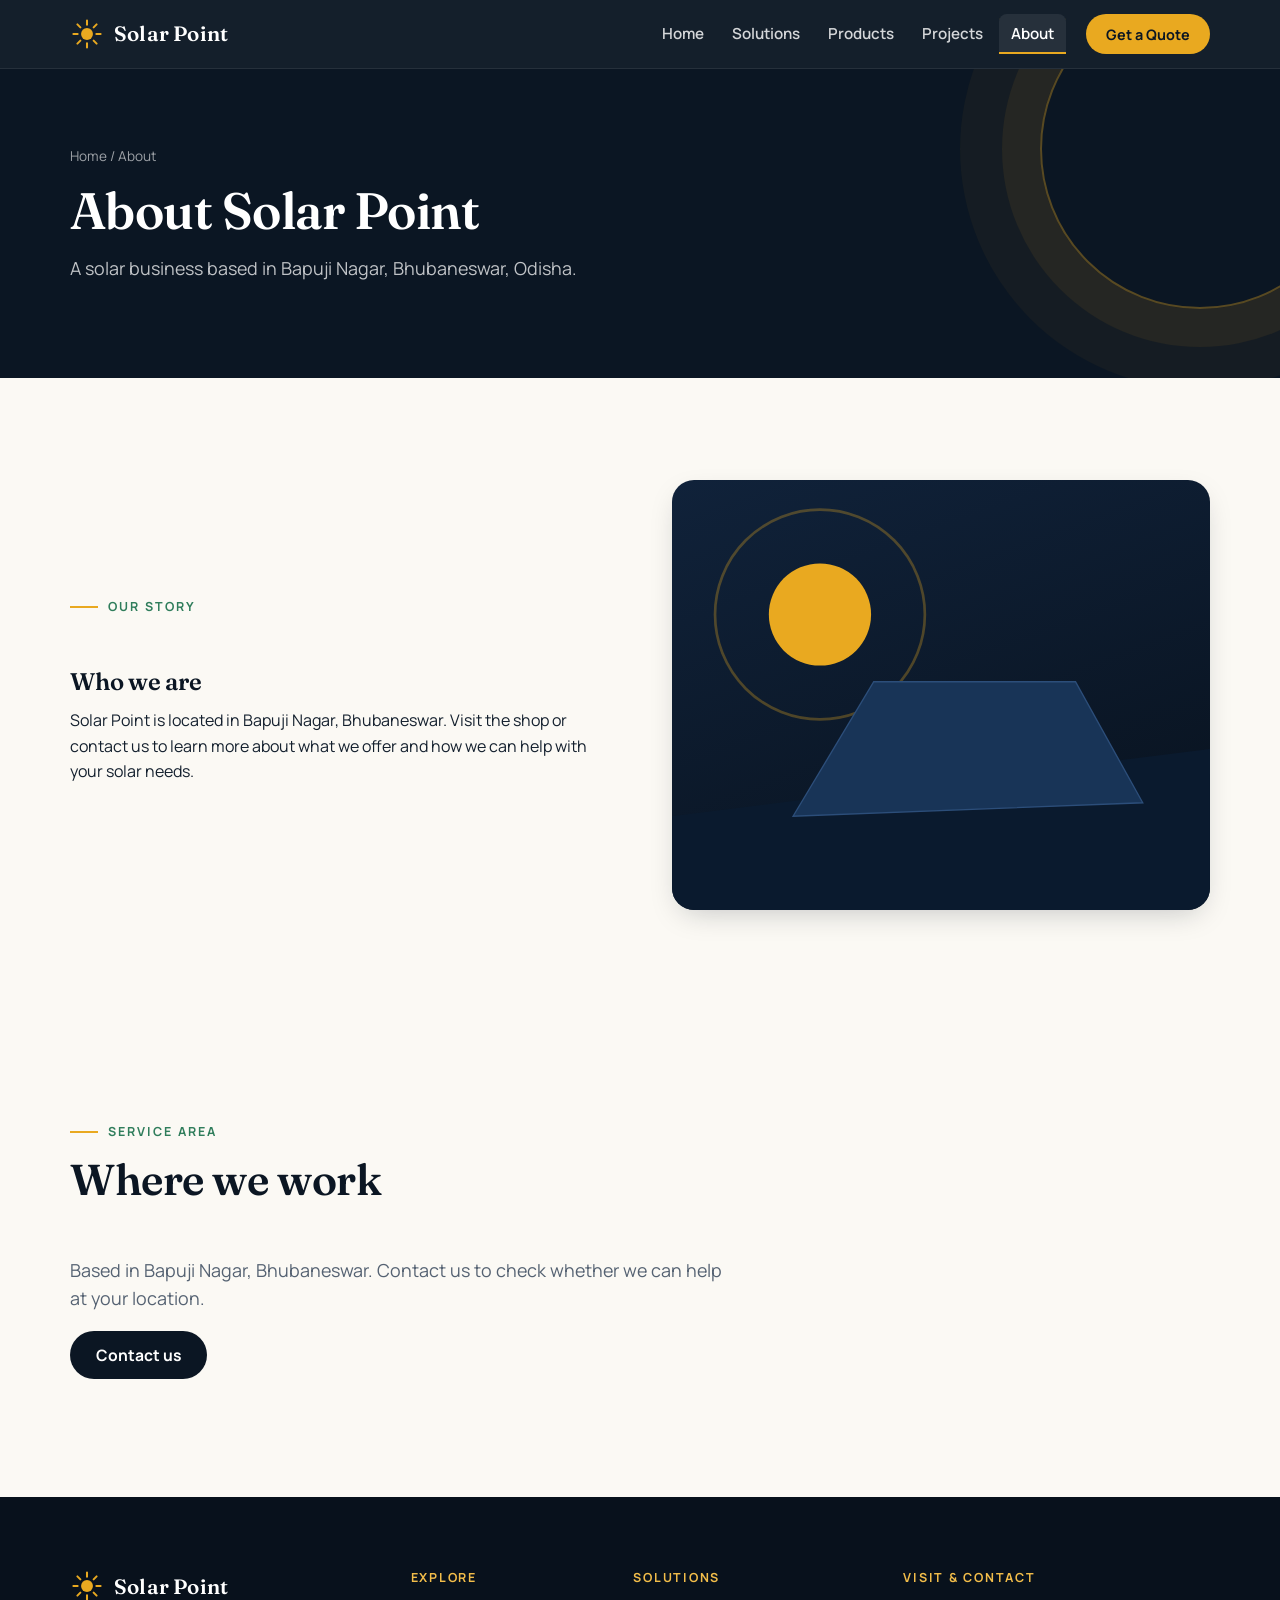
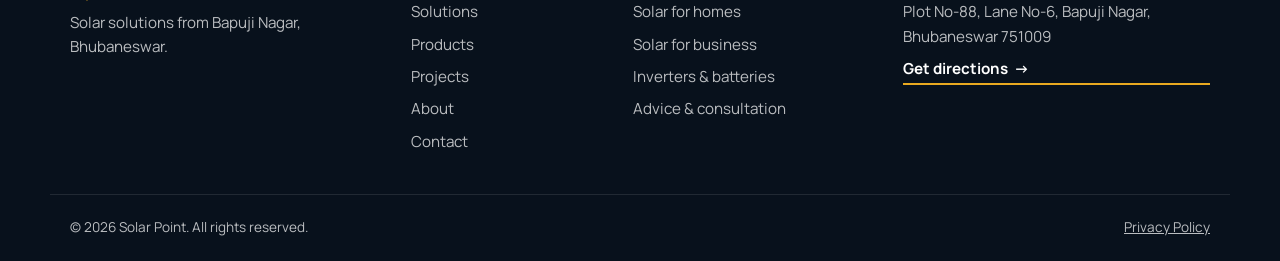
<file: about/index.html>
<!doctype html>
<html lang="en-IN">
<head>
<meta charset="utf-8">
<meta name="viewport" content="width=device-width,initial-scale=1">
<title>About Solar Point | Bapuji Nagar, Bhubaneswar</title>
<meta name="description" content="About Solar Point, a solar business in Bapuji Nagar, Bhubaneswar, Odisha.">
<link rel="canonical" href="https://solarpoint.pages.dev/about/">
<meta property="og:type" content="website">
<meta property="og:site_name" content="Solar Point">
<meta property="og:title" content="About Solar Point | Bapuji Nagar, Bhubaneswar">
<meta property="og:description" content="About Solar Point, a solar business in Bapuji Nagar, Bhubaneswar, Odisha.">
<meta property="og:url" content="https://solarpoint.pages.dev/about/">
<meta property="og:locale" content="en_IN">
<meta name="twitter:card" content="summary_large_image">
<meta name="theme-color" content="#0B1623">
<link rel="icon" href="/assets/img/favicon.svg" type="image/svg+xml">
<link rel="preconnect" href="https://fonts.googleapis.com">
<link rel="preconnect" href="https://fonts.gstatic.com" crossorigin>
<link rel="stylesheet" href="https://fonts.googleapis.com/css2?family=Fraunces:opsz,wght@9..144,500;9..144,600&family=Manrope:wght@400;500;600;700&display=swap">
<link rel="stylesheet" href="/assets/css/style.css">
<script>document.documentElement.classList.add('js')</script>
<script type="application/ld+json" id="ld-business">{"@context":"https://schema.org","@type":"LocalBusiness","name":"Solar Point","url":"https://solarpoint.pages.dev/","hasMap":"https://www.google.com/maps/search/?api=1&query=20.2570461,85.8359635&query_place_id=ChIJU7z_i_enGToRouunSR7a9-c","geo":{"@type":"GeoCoordinates","latitude":20.2570461,"longitude":85.8359635},"address":{"@type":"PostalAddress","addressLocality":"Bhubaneswar","addressRegion":"Odisha","addressCountry":"IN"}}</script><script type="application/ld+json">{"@context":"https://schema.org","@type":"BreadcrumbList","itemListElement":[{"@type":"ListItem","position":1,"name":"Home","item":"https://solarpoint.pages.dev/"},{"@type":"ListItem","position":2,"name":"About","item":"https://solarpoint.pages.dev/about/"}]}</script>
</head>
<body data-page="about">
<a class="skip" href="#main">Skip to content</a>

<header class="site-header" id="top">
  <div class="wrap bar">
    <a class="brand" href="/" aria-label="Solar Point home">
      <svg class="brand-mark" viewBox="0 0 40 40" aria-hidden="true"><circle cx="20" cy="20" r="7" fill="#E9A920"/><g stroke="#E9A920" stroke-width="2.4" stroke-linecap="round"><path d="M20 4v5M20 31v5M4 20h5M31 20h5M8.7 8.7l3.5 3.5M27.8 27.8l3.5 3.5M31.3 8.7l-3.5 3.5M12.2 27.8l-3.5 3.5"/></g></svg>
      <span class="brand-name" data-setting="business_name">Solar Point</span>
    </a>
    <nav class="nav" id="nav" aria-label="Main"><a href="/">Home</a><a href="/solutions/">Solutions</a><a href="/products/">Products</a><a href="/projects/">Projects</a><a href="/about/" aria-current="page">About</a></nav>
    <div class="head-actions">
      <a class="btn btn-ghost btn-sm hide-sm" data-link="call" hidden><span data-setting="phone"></span></a>
      <a class="btn btn-gold btn-sm" href="/contact/">Get a Quote</a>
      <button class="menu-btn" id="menuBtn" aria-expanded="false" aria-controls="nav" aria-label="Menu"><span></span><span></span></button>
    </div>
  </div>
</header>

<main id="main">
<section class="page-hero">
  <div class="wrap">
    <p class="crumbs"><a href="/">Home</a> / About</p>
    <h1>About Solar Point</h1>
    <p class="lede" data-setting="about_lede">A solar business based in Bapuji Nagar, Bhubaneswar, Odisha.</p>
  </div>
</section>
<section class="section">
  <div class="wrap split">
    <div class="prose reveal">
      <span class="eyebrow">Our story</span>
      <h2>Who we are</h2>
      <p data-setting="about_story">Solar Point is located in Bapuji Nagar, Bhubaneswar. Visit the shop or contact us to learn more about what we offer and how we can help with your solar needs.</p>
      <div data-if-setting="mission"><h2>Our mission</h2><p data-setting="mission"></p></div>
      <div data-if-setting="vision"><h2>Our vision</h2><p data-setting="vision"></p></div>
    </div>
    <div class="panel-art reveal" data-image-slot="about_image">
      <svg viewBox="0 0 400 320" width="100%" height="100%" aria-hidden="true"><circle cx="110" cy="100" r="38" fill="#E9A920"/><circle cx="110" cy="100" r="78" fill="none" stroke="#E9A920" stroke-opacity=".3" stroke-width="2"/><path d="M0 250L400 200V320H0Z" fill="#0A1A2E"/><path d="M90 250 150 150 300 150 350 240Z" fill="#183457" stroke="#2C4E7A"/></svg>
    </div>
  </div>
</section>
<section class="section section-tint" data-section="trust" hidden>
  <div class="wrap">
    <div class="section-head"><span class="eyebrow">Credentials</span><h2>Why customers choose us</h2></div>
    <ul class="checks" id="trust-list"></ul>
  </div>
</section>
<section class="section">
  <div class="wrap">
    <div class="section-head"><span class="eyebrow">Service area</span><h2>Where we work</h2></div>
    <p class="lede" data-setting="service_area">Based in Bapuji Nagar, Bhubaneswar. Contact us to check whether we can help at your location.</p>
    <p><a class="btn btn-dark" href="/contact/">Contact us</a></p>
  </div>
</section>

</main>

<footer class="site-footer">
  <div class="wrap foot-grid">
    <div class="foot-brand">
      <a class="brand" href="/"><svg class="brand-mark" viewBox="0 0 40 40" aria-hidden="true"><circle cx="20" cy="20" r="7" fill="#E9A920"/><g stroke="#E9A920" stroke-width="2.4" stroke-linecap="round"><path d="M20 4v5M20 31v5M4 20h5M31 20h5M8.7 8.7l3.5 3.5M27.8 27.8l3.5 3.5M31.3 8.7l-3.5 3.5M12.2 27.8l-3.5 3.5"/></g></svg><span class="brand-name" data-setting="business_name">Solar Point</span></a>
      <p data-setting="footer_text">Solar solutions from Bapuji Nagar, Bhubaneswar.</p>
      <p class="social" data-social></p>
    </div>
    <div>
      <h2 class="foot-h">Explore</h2>
      <ul class="foot-list">
        <li><a href="/solutions/">Solutions</a></li>
        <li><a href="/products/">Products</a></li>
        <li><a href="/projects/">Projects</a></li>
        <li><a href="/about/">About</a></li>
        <li><a href="/contact/">Contact</a></li>
      </ul>
    </div>
    <div>
      <h2 class="foot-h">Solutions</h2>
      <ul class="foot-list" data-foot-services><li><a href="/solutions/">View all solutions</a></li></ul>
    </div>
    <div>
      <h2 class="foot-h">Visit &amp; contact</h2>
      <address class="foot-addr">
        <span data-setting="address">Plot No-88, Lane No-6, Bapuji Nagar, Bhubaneswar 751009</span>
        <span class="foot-line" data-if-setting="phone">Phone: <a data-link="call"><span data-setting="phone"></span></a></span>
        <span class="foot-line" data-if-setting="whatsapp">WhatsApp: <a data-link="whatsapp">Message us</a></span>
        <span class="foot-line" data-if-setting="email">Email: <a data-link="email"><span data-setting="email"></span></a></span>
        <span class="foot-line" data-if-setting="hours">Hours: <span data-setting="hours"></span></span>
        <a class="link-arrow light" data-link="directions" href="https://www.google.com/maps/dir/?api=1&destination=20.2570461,85.8359635&destination_place_id=ChIJU7z_i_enGToRouunSR7a9-c" target="_blank" rel="noopener">Get directions</a>
      </address>
    </div>
  </div>
  <div class="wrap foot-base">
    <span>&copy; <span id="year"></span> <span data-setting="business_name">Solar Point</span>. All rights reserved.</span>
    <a href="/privacy/">Privacy Policy</a>
  </div>
</footer>

<div class="mobile-bar" aria-label="Quick contact">
  <a class="mb-call" data-link="call" hidden>Call</a>
  <a class="mb-wa" data-link="whatsapp" hidden>WhatsApp</a>
  <a class="mb-quote" href="/contact/">Get a Quote</a>
</div>
<a class="wa-float" data-link="whatsapp" hidden aria-label="Chat on WhatsApp">
  <svg viewBox="0 0 24 24" width="26" height="26" aria-hidden="true" fill="currentColor"><path d="M12 2a10 10 0 0 0-8.6 15.1L2 22l5-1.3A10 10 0 1 0 12 2Zm0 2a8 8 0 1 1-4.2 14.8l-.4-.2-2.6.7.7-2.5-.2-.4A8 8 0 0 1 12 4Zm-2.6 3.5c-.2 0-.5.1-.7.4-.3.3-.9.9-.9 2.200s.9 2.500 1 2.700c.2.2 1.800 2.900 4.500 4 2.200.9 2.700.7 3.200.6.500-.1 1.600-.7 1.800-1.300.2-.6.2-1.100.2-1.300-.1-.1-.3-.2-.6-.4l-1.800-.9c-.2-.1-.4-.1-.6.1l-.8 1c-.1.200-.3.200-.6.1-.3-.1-1.100-.4-2.100-1.300-.8-.7-1.300-1.600-1.500-1.900-.1-.3 0-.4.100-.6l.4-.5c.1-.1.200-.3.300-.4.1-.2 0-.4 0-.5l-.8-1.900c-.2-.5-.4-.4-.6-.4Z"/></svg>
</a>

<script src="/assets/js/config.js"></script>
<script src="/assets/js/app.js" defer></script>
</body>
</html>
</file>
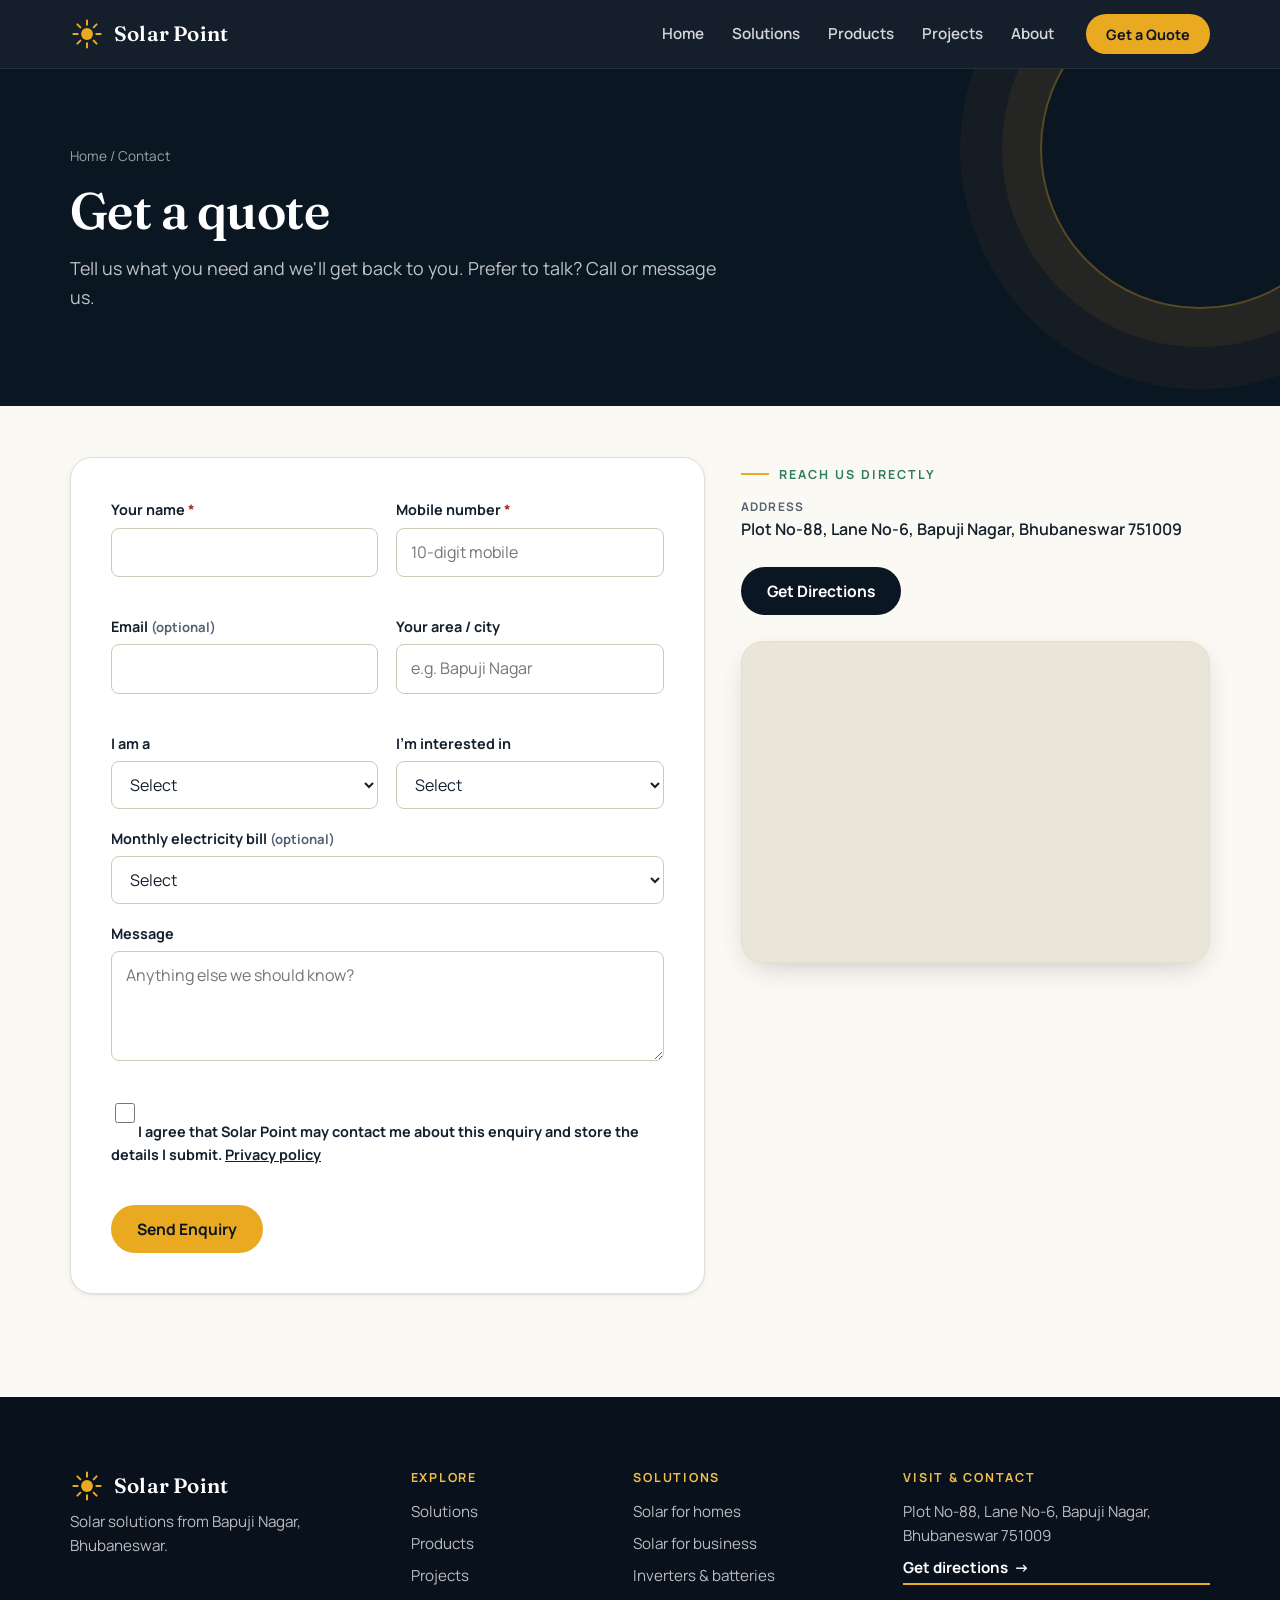
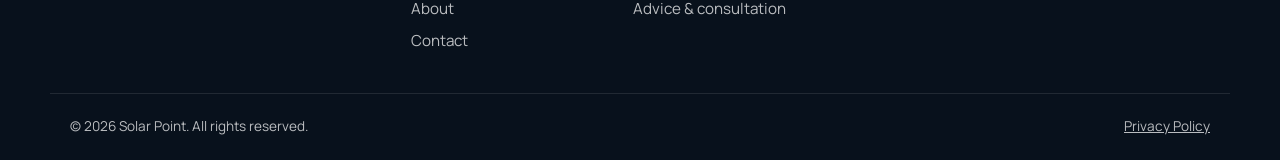
<file: contact/index.html>
<!doctype html>
<html lang="en-IN">
<head>
<meta charset="utf-8">
<meta name="viewport" content="width=device-width,initial-scale=1">
<title>Contact &amp; Get a Quote | Solar Point, Bhubaneswar</title>
<meta name="description" content="Request a solar quote or visit Solar Point at Bapuji Nagar, Bhubaneswar. Call, WhatsApp or send an enquiry.">
<link rel="canonical" href="https://solarpoint.pages.dev/contact/">
<meta property="og:type" content="website">
<meta property="og:site_name" content="Solar Point">
<meta property="og:title" content="Contact &amp; Get a Quote | Solar Point, Bhubaneswar">
<meta property="og:description" content="Request a solar quote or visit Solar Point at Bapuji Nagar, Bhubaneswar. Call, WhatsApp or send an enquiry.">
<meta property="og:url" content="https://solarpoint.pages.dev/contact/">
<meta property="og:locale" content="en_IN">
<meta name="twitter:card" content="summary_large_image">
<meta name="theme-color" content="#0B1623">
<link rel="icon" href="/assets/img/favicon.svg" type="image/svg+xml">
<link rel="preconnect" href="https://fonts.googleapis.com">
<link rel="preconnect" href="https://fonts.gstatic.com" crossorigin>
<link rel="stylesheet" href="https://fonts.googleapis.com/css2?family=Fraunces:opsz,wght@9..144,500;9..144,600&family=Manrope:wght@400;500;600;700&display=swap">
<link rel="stylesheet" href="/assets/css/style.css">
<script>document.documentElement.classList.add('js')</script>
<script type="application/ld+json" id="ld-business">{"@context":"https://schema.org","@type":"LocalBusiness","name":"Solar Point","url":"https://solarpoint.pages.dev/","hasMap":"https://www.google.com/maps/search/?api=1&query=20.2570461,85.8359635&query_place_id=ChIJU7z_i_enGToRouunSR7a9-c","geo":{"@type":"GeoCoordinates","latitude":20.2570461,"longitude":85.8359635},"address":{"@type":"PostalAddress","addressLocality":"Bhubaneswar","addressRegion":"Odisha","addressCountry":"IN"}}</script><script type="application/ld+json">{"@context":"https://schema.org","@type":"BreadcrumbList","itemListElement":[{"@type":"ListItem","position":1,"name":"Home","item":"https://solarpoint.pages.dev/"},{"@type":"ListItem","position":2,"name":"Contact","item":"https://solarpoint.pages.dev/contact/"}]}</script>
</head>
<body data-page="contact">
<a class="skip" href="#main">Skip to content</a>

<header class="site-header" id="top">
  <div class="wrap bar">
    <a class="brand" href="/" aria-label="Solar Point home">
      <svg class="brand-mark" viewBox="0 0 40 40" aria-hidden="true"><circle cx="20" cy="20" r="7" fill="#E9A920"/><g stroke="#E9A920" stroke-width="2.4" stroke-linecap="round"><path d="M20 4v5M20 31v5M4 20h5M31 20h5M8.7 8.7l3.5 3.5M27.8 27.8l3.5 3.5M31.3 8.7l-3.5 3.5M12.2 27.8l-3.5 3.5"/></g></svg>
      <span class="brand-name" data-setting="business_name">Solar Point</span>
    </a>
    <nav class="nav" id="nav" aria-label="Main"><a href="/">Home</a><a href="/solutions/">Solutions</a><a href="/products/">Products</a><a href="/projects/">Projects</a><a href="/about/">About</a></nav>
    <div class="head-actions">
      <a class="btn btn-ghost btn-sm hide-sm" data-link="call" hidden><span data-setting="phone"></span></a>
      <a class="btn btn-gold btn-sm" href="/contact/">Get a Quote</a>
      <button class="menu-btn" id="menuBtn" aria-expanded="false" aria-controls="nav" aria-label="Menu"><span></span><span></span></button>
    </div>
  </div>
</header>

<main id="main">
<section class="page-hero">
  <div class="wrap">
    <p class="crumbs"><a href="/">Home</a> / Contact</p>
    <h1>Get a quote</h1>
    <p class="lede">Tell us what you need and we'll get back to you. Prefer to talk? Call or message us.</p>
  </div>
</section>
<section class="section" style="padding-top:clamp(28px,4vw,56px)">
  <div class="wrap contact-grid">
    <div class="form-card">
      <div id="form-status" role="status" aria-live="polite"></div>
      <form id="lead-form" novalidate>
        <div class="f-grid">
          <div class="field"><label for="f-name">Your name <span class="req">*</span></label><input id="f-name" name="name" autocomplete="name" required maxlength="80"><div class="err" data-err></div></div>
          <div class="field"><label for="f-phone">Mobile number <span class="req">*</span></label><input id="f-phone" name="phone" type="tel" inputmode="tel" autocomplete="tel" required placeholder="10-digit mobile" maxlength="16"><div class="err" data-err></div></div>
          <div class="field"><label for="f-email">Email <span class="hint" style="display:inline">(optional)</span></label><input id="f-email" name="email" type="email" autocomplete="email" maxlength="120"><div class="err" data-err></div></div>
          <div class="field"><label for="f-loc">Your area / city</label><input id="f-loc" name="location" autocomplete="address-level2" maxlength="80" placeholder="e.g. Bapuji Nagar"></div>
          <div class="field"><label for="f-type">I am a</label><select id="f-type" name="customerType"><option value="">Select</option><option>Home owner</option><option>Business / shop</option><option>Industry / institution</option><option>Other</option></select></div>
          <div class="field"><label for="f-req">I'm interested in</label><select id="f-req" name="requirement"><option value="">Select</option><option>Not sure yet</option></select></div>
          <div class="field f-full"><label for="f-bill">Monthly electricity bill <span class="hint" style="display:inline">(optional)</span></label><select id="f-bill" name="bill"><option value="">Select</option><option>Below ₹2,000</option><option>₹2,000 – ₹5,000</option><option>₹5,000 – ₹10,000</option><option>₹10,000 – ₹25,000</option><option>Above ₹25,000</option></select></div>
          <div class="field f-full"><label for="f-msg">Message</label><textarea id="f-msg" name="message" maxlength="1000" placeholder="Anything else we should know?"></textarea></div>
          <div class="hp" aria-hidden="true"><label>Website <input name="website" tabindex="-1" autocomplete="off"></label></div>
          <div class="field f-full">
            <label class="check"><input type="checkbox" id="f-consent" name="consent" required><span>I agree that Solar Point may contact me about this enquiry and store the details I submit. <a href="/privacy/">Privacy policy</a></span></label>
            <div class="err" data-err></div>
          </div>
          <div class="f-full"><button class="btn btn-gold" type="submit" id="f-submit">Send Enquiry</button></div>
        </div>
      </form>
    </div>
    <aside>
      <span class="eyebrow">Reach us directly</span>
      <ul class="info-list">
        <li data-if-setting="phone"><small>Phone</small><a data-link="call"><span data-setting="phone"></span></a></li>
        <li data-if-setting="whatsapp"><small>WhatsApp</small><a data-link="whatsapp">Start a chat</a></li>
        <li data-if-setting="email"><small>Email</small><a data-link="email"><span data-setting="email"></span></a></li>
        <li><small>Address</small><span data-setting="address">{{ADDRESS}}</span></li>
        <li data-if-setting="hours"><small>Hours</small><span data-setting="hours"></span></li>
      </ul>
      <a class="btn btn-dark" data-link="directions" target="_blank" rel="noopener" href="#">Get Directions</a>
      <div class="map-box" style="margin-top:26px"><iframe title="Solar Point on Google Maps" loading="lazy" referrerpolicy="no-referrer-when-downgrade" data-map></iframe></div>
    </aside>
  </div>
</section>

</main>

<footer class="site-footer">
  <div class="wrap foot-grid">
    <div class="foot-brand">
      <a class="brand" href="/"><svg class="brand-mark" viewBox="0 0 40 40" aria-hidden="true"><circle cx="20" cy="20" r="7" fill="#E9A920"/><g stroke="#E9A920" stroke-width="2.4" stroke-linecap="round"><path d="M20 4v5M20 31v5M4 20h5M31 20h5M8.7 8.7l3.5 3.5M27.8 27.8l3.5 3.5M31.3 8.7l-3.5 3.5M12.2 27.8l-3.5 3.5"/></g></svg><span class="brand-name" data-setting="business_name">Solar Point</span></a>
      <p data-setting="footer_text">Solar solutions from Bapuji Nagar, Bhubaneswar.</p>
      <p class="social" data-social></p>
    </div>
    <div>
      <h2 class="foot-h">Explore</h2>
      <ul class="foot-list">
        <li><a href="/solutions/">Solutions</a></li>
        <li><a href="/products/">Products</a></li>
        <li><a href="/projects/">Projects</a></li>
        <li><a href="/about/">About</a></li>
        <li><a href="/contact/">Contact</a></li>
      </ul>
    </div>
    <div>
      <h2 class="foot-h">Solutions</h2>
      <ul class="foot-list" data-foot-services><li><a href="/solutions/">View all solutions</a></li></ul>
    </div>
    <div>
      <h2 class="foot-h">Visit &amp; contact</h2>
      <address class="foot-addr">
        <span data-setting="address">Plot No-88, Lane No-6, Bapuji Nagar, Bhubaneswar 751009</span>
        <span class="foot-line" data-if-setting="phone">Phone: <a data-link="call"><span data-setting="phone"></span></a></span>
        <span class="foot-line" data-if-setting="whatsapp">WhatsApp: <a data-link="whatsapp">Message us</a></span>
        <span class="foot-line" data-if-setting="email">Email: <a data-link="email"><span data-setting="email"></span></a></span>
        <span class="foot-line" data-if-setting="hours">Hours: <span data-setting="hours"></span></span>
        <a class="link-arrow light" data-link="directions" href="https://www.google.com/maps/dir/?api=1&destination=20.2570461,85.8359635&destination_place_id=ChIJU7z_i_enGToRouunSR7a9-c" target="_blank" rel="noopener">Get directions</a>
      </address>
    </div>
  </div>
  <div class="wrap foot-base">
    <span>&copy; <span id="year"></span> <span data-setting="business_name">Solar Point</span>. All rights reserved.</span>
    <a href="/privacy/">Privacy Policy</a>
  </div>
</footer>

<div class="mobile-bar" aria-label="Quick contact">
  <a class="mb-call" data-link="call" hidden>Call</a>
  <a class="mb-wa" data-link="whatsapp" hidden>WhatsApp</a>
  <a class="mb-quote" href="/contact/">Get a Quote</a>
</div>
<a class="wa-float" data-link="whatsapp" hidden aria-label="Chat on WhatsApp">
  <svg viewBox="0 0 24 24" width="26" height="26" aria-hidden="true" fill="currentColor"><path d="M12 2a10 10 0 0 0-8.6 15.1L2 22l5-1.3A10 10 0 1 0 12 2Zm0 2a8 8 0 1 1-4.2 14.8l-.4-.2-2.6.7.7-2.5-.2-.4A8 8 0 0 1 12 4Zm-2.6 3.5c-.2 0-.5.1-.7.4-.3.3-.9.9-.9 2.200s.9 2.500 1 2.700c.2.2 1.800 2.900 4.500 4 2.200.9 2.700.7 3.200.6.500-.1 1.600-.7 1.800-1.300.2-.6.2-1.100.2-1.300-.1-.1-.3-.2-.6-.4l-1.800-.9c-.2-.1-.4-.1-.6.1l-.8 1c-.1.200-.3.200-.6.1-.3-.1-1.100-.4-2.100-1.300-.8-.7-1.300-1.600-1.500-1.900-.1-.3 0-.4.100-.6l.4-.5c.1-.1.200-.3.300-.4.1-.2 0-.4 0-.5l-.8-1.900c-.2-.5-.4-.4-.6-.4Z"/></svg>
</a>

<script src="/assets/js/config.js"></script>
<script src="/assets/js/app.js" defer></script>
</body>
</html>
</file>
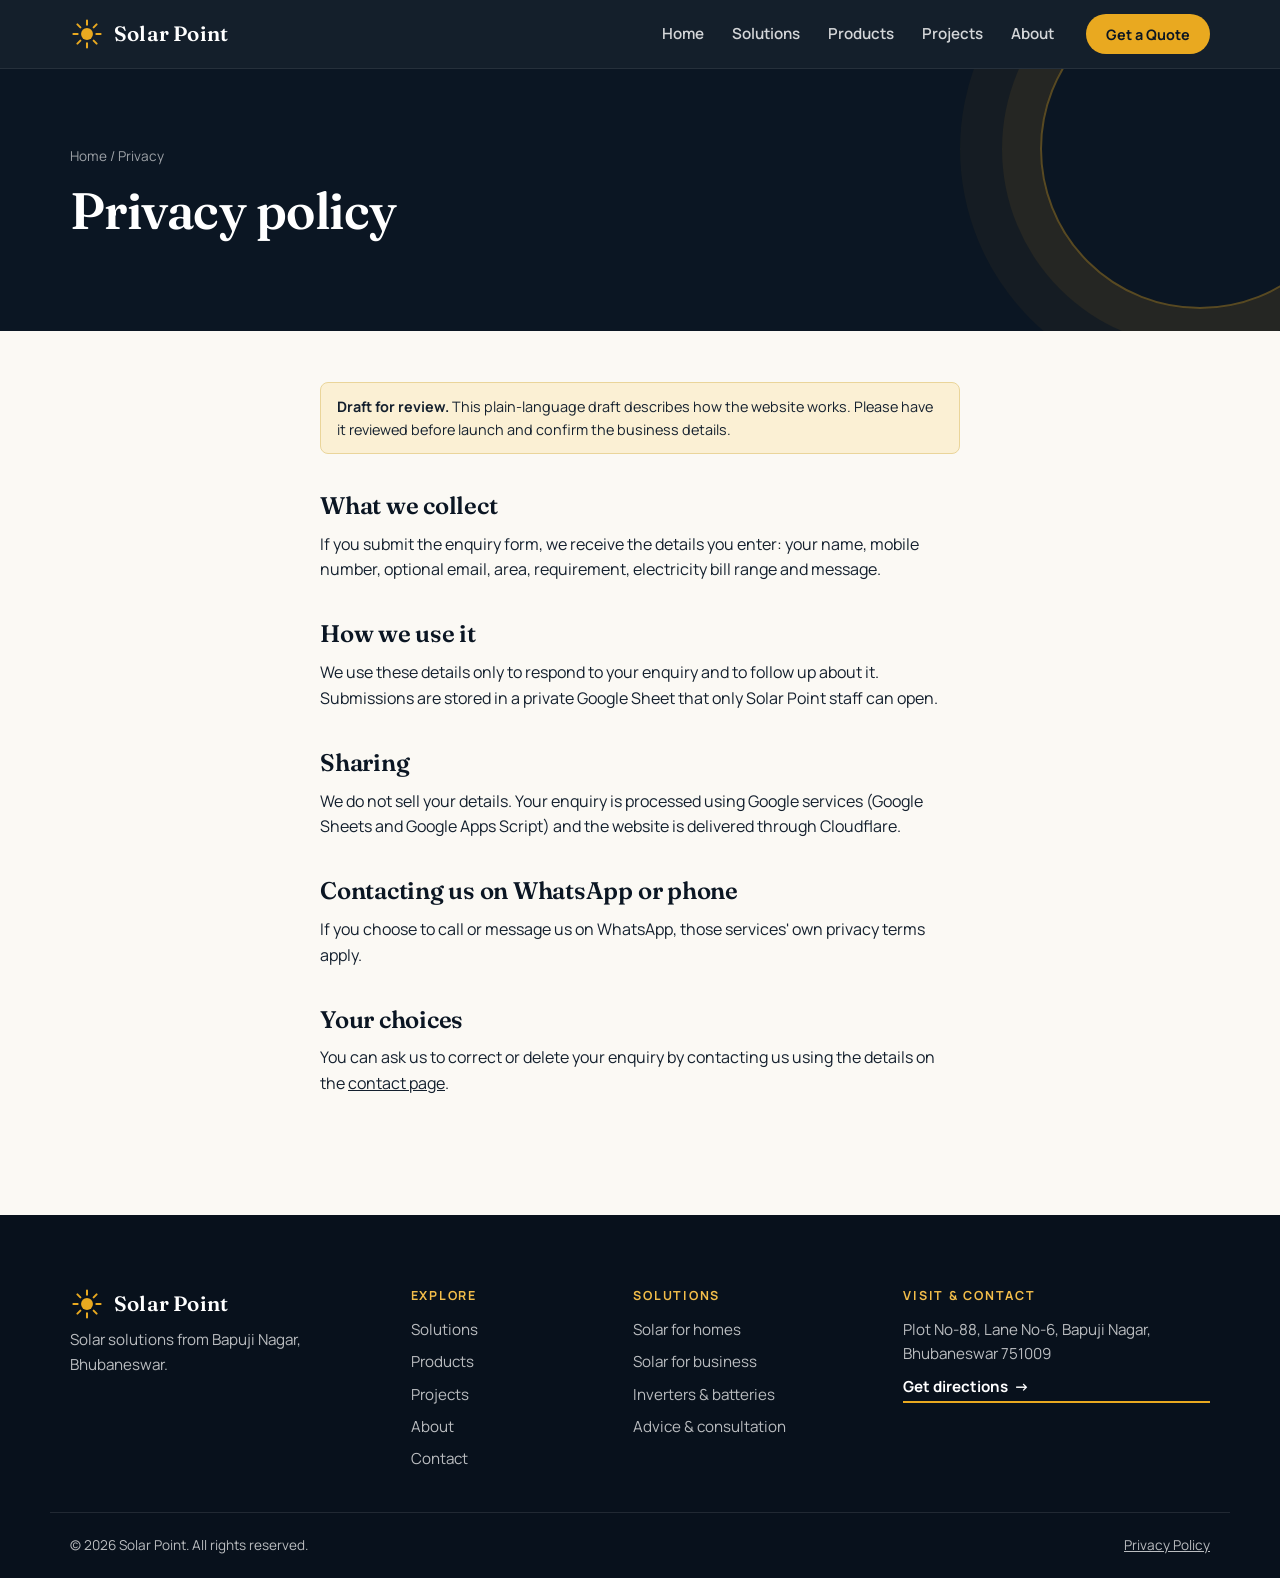
<file: privacy/index.html>
<!doctype html>
<html lang="en-IN">
<head>
<meta charset="utf-8">
<meta name="viewport" content="width=device-width,initial-scale=1">
<title>Privacy Policy | Solar Point</title>
<meta name="description" content="How Solar Point handles the details you submit through this website.">
<link rel="canonical" href="https://solarpoint.pages.dev/privacy/">
<meta property="og:type" content="website">
<meta property="og:site_name" content="Solar Point">
<meta property="og:title" content="Privacy Policy | Solar Point">
<meta property="og:description" content="How Solar Point handles the details you submit through this website.">
<meta property="og:url" content="https://solarpoint.pages.dev/privacy/">
<meta property="og:locale" content="en_IN">
<meta name="twitter:card" content="summary_large_image">
<meta name="theme-color" content="#0B1623">
<link rel="icon" href="/assets/img/favicon.svg" type="image/svg+xml">
<link rel="preconnect" href="https://fonts.googleapis.com">
<link rel="preconnect" href="https://fonts.gstatic.com" crossorigin>
<link rel="stylesheet" href="https://fonts.googleapis.com/css2?family=Fraunces:opsz,wght@9..144,500;9..144,600&family=Manrope:wght@400;500;600;700&display=swap">
<link rel="stylesheet" href="/assets/css/style.css">
<script>document.documentElement.classList.add('js')</script>
<script type="application/ld+json" id="ld-business">{"@context":"https://schema.org","@type":"LocalBusiness","name":"Solar Point","url":"https://solarpoint.pages.dev/","hasMap":"https://www.google.com/maps/search/?api=1&query=20.2570461,85.8359635&query_place_id=ChIJU7z_i_enGToRouunSR7a9-c","geo":{"@type":"GeoCoordinates","latitude":20.2570461,"longitude":85.8359635},"address":{"@type":"PostalAddress","addressLocality":"Bhubaneswar","addressRegion":"Odisha","addressCountry":"IN"}}</script><script type="application/ld+json">{"@context":"https://schema.org","@type":"BreadcrumbList","itemListElement":[{"@type":"ListItem","position":1,"name":"Home","item":"https://solarpoint.pages.dev/"},{"@type":"ListItem","position":2,"name":"Privacy Policy","item":"https://solarpoint.pages.dev/privacy/"}]}</script>
</head>
<body data-page="privacy">
<a class="skip" href="#main">Skip to content</a>

<header class="site-header" id="top">
  <div class="wrap bar">
    <a class="brand" href="/" aria-label="Solar Point home">
      <svg class="brand-mark" viewBox="0 0 40 40" aria-hidden="true"><circle cx="20" cy="20" r="7" fill="#E9A920"/><g stroke="#E9A920" stroke-width="2.4" stroke-linecap="round"><path d="M20 4v5M20 31v5M4 20h5M31 20h5M8.7 8.7l3.5 3.5M27.8 27.8l3.5 3.5M31.3 8.7l-3.5 3.5M12.2 27.8l-3.5 3.5"/></g></svg>
      <span class="brand-name" data-setting="business_name">Solar Point</span>
    </a>
    <nav class="nav" id="nav" aria-label="Main"><a href="/">Home</a><a href="/solutions/">Solutions</a><a href="/products/">Products</a><a href="/projects/">Projects</a><a href="/about/">About</a></nav>
    <div class="head-actions">
      <a class="btn btn-ghost btn-sm hide-sm" data-link="call" hidden><span data-setting="phone"></span></a>
      <a class="btn btn-gold btn-sm" href="/contact/">Get a Quote</a>
      <button class="menu-btn" id="menuBtn" aria-expanded="false" aria-controls="nav" aria-label="Menu"><span></span><span></span></button>
    </div>
  </div>
</header>

<main id="main">
<section class="page-hero">
  <div class="wrap">
    <p class="crumbs"><a href="/">Home</a> / Privacy</p>
    <h1>Privacy policy</h1>
  </div>
</section>
<section class="section" style="padding-top:clamp(28px,4vw,56px)">
  <div class="wrap prose">
    <p class="draft-note"><strong>Draft for review.</strong> This plain-language draft describes how the website works. Please have it reviewed before launch and confirm the business details.</p>
    <h2>What we collect</h2>
    <p>If you submit the enquiry form, we receive the details you enter: your name, mobile number, optional email, area, requirement, electricity bill range and message.</p>
    <h2>How we use it</h2>
    <p>We use these details only to respond to your enquiry and to follow up about it. Submissions are stored in a private Google Sheet that only Solar Point staff can open.</p>
    <h2>Sharing</h2>
    <p>We do not sell your details. Your enquiry is processed using Google services (Google Sheets and Google Apps Script) and the website is delivered through Cloudflare.</p>
    <h2>Contacting us on WhatsApp or phone</h2>
    <p>If you choose to call or message us on WhatsApp, those services' own privacy terms apply.</p>
    <h2>Your choices</h2>
    <p>You can ask us to correct or delete your enquiry by contacting us using the details on the <a href="/contact/">contact page</a>.</p>
  </div>
</section>

</main>

<footer class="site-footer">
  <div class="wrap foot-grid">
    <div class="foot-brand">
      <a class="brand" href="/"><svg class="brand-mark" viewBox="0 0 40 40" aria-hidden="true"><circle cx="20" cy="20" r="7" fill="#E9A920"/><g stroke="#E9A920" stroke-width="2.4" stroke-linecap="round"><path d="M20 4v5M20 31v5M4 20h5M31 20h5M8.7 8.7l3.5 3.5M27.8 27.8l3.5 3.5M31.3 8.7l-3.5 3.5M12.2 27.8l-3.5 3.5"/></g></svg><span class="brand-name" data-setting="business_name">Solar Point</span></a>
      <p data-setting="footer_text">Solar solutions from Bapuji Nagar, Bhubaneswar.</p>
      <p class="social" data-social></p>
    </div>
    <div>
      <h2 class="foot-h">Explore</h2>
      <ul class="foot-list">
        <li><a href="/solutions/">Solutions</a></li>
        <li><a href="/products/">Products</a></li>
        <li><a href="/projects/">Projects</a></li>
        <li><a href="/about/">About</a></li>
        <li><a href="/contact/">Contact</a></li>
      </ul>
    </div>
    <div>
      <h2 class="foot-h">Solutions</h2>
      <ul class="foot-list" data-foot-services><li><a href="/solutions/">View all solutions</a></li></ul>
    </div>
    <div>
      <h2 class="foot-h">Visit &amp; contact</h2>
      <address class="foot-addr">
        <span data-setting="address">Plot No-88, Lane No-6, Bapuji Nagar, Bhubaneswar 751009</span>
        <span class="foot-line" data-if-setting="phone">Phone: <a data-link="call"><span data-setting="phone"></span></a></span>
        <span class="foot-line" data-if-setting="whatsapp">WhatsApp: <a data-link="whatsapp">Message us</a></span>
        <span class="foot-line" data-if-setting="email">Email: <a data-link="email"><span data-setting="email"></span></a></span>
        <span class="foot-line" data-if-setting="hours">Hours: <span data-setting="hours"></span></span>
        <a class="link-arrow light" data-link="directions" href="https://www.google.com/maps/dir/?api=1&destination=20.2570461,85.8359635&destination_place_id=ChIJU7z_i_enGToRouunSR7a9-c" target="_blank" rel="noopener">Get directions</a>
      </address>
    </div>
  </div>
  <div class="wrap foot-base">
    <span>&copy; <span id="year"></span> <span data-setting="business_name">Solar Point</span>. All rights reserved.</span>
    <a href="/privacy/">Privacy Policy</a>
  </div>
</footer>

<div class="mobile-bar" aria-label="Quick contact">
  <a class="mb-call" data-link="call" hidden>Call</a>
  <a class="mb-wa" data-link="whatsapp" hidden>WhatsApp</a>
  <a class="mb-quote" href="/contact/">Get a Quote</a>
</div>
<a class="wa-float" data-link="whatsapp" hidden aria-label="Chat on WhatsApp">
  <svg viewBox="0 0 24 24" width="26" height="26" aria-hidden="true" fill="currentColor"><path d="M12 2a10 10 0 0 0-8.6 15.1L2 22l5-1.3A10 10 0 1 0 12 2Zm0 2a8 8 0 1 1-4.2 14.8l-.4-.2-2.6.7.7-2.5-.2-.4A8 8 0 0 1 12 4Zm-2.6 3.5c-.2 0-.5.1-.7.4-.3.3-.9.9-.9 2.200s.9 2.500 1 2.700c.2.2 1.800 2.900 4.500 4 2.200.9 2.700.7 3.200.6.500-.1 1.600-.7 1.800-1.300.2-.6.2-1.100.2-1.300-.1-.1-.3-.2-.6-.4l-1.800-.9c-.2-.1-.4-.1-.6.1l-.8 1c-.1.200-.3.200-.6.1-.3-.1-1.100-.4-2.100-1.300-.8-.7-1.300-1.600-1.500-1.900-.1-.3 0-.4.100-.6l.4-.5c.1-.1.200-.3.300-.4.1-.2 0-.4 0-.5l-.8-1.900c-.2-.5-.4-.4-.6-.4Z"/></svg>
</a>

<script src="/assets/js/config.js"></script>
<script src="/assets/js/app.js" defer></script>
</body>
</html>
</file>
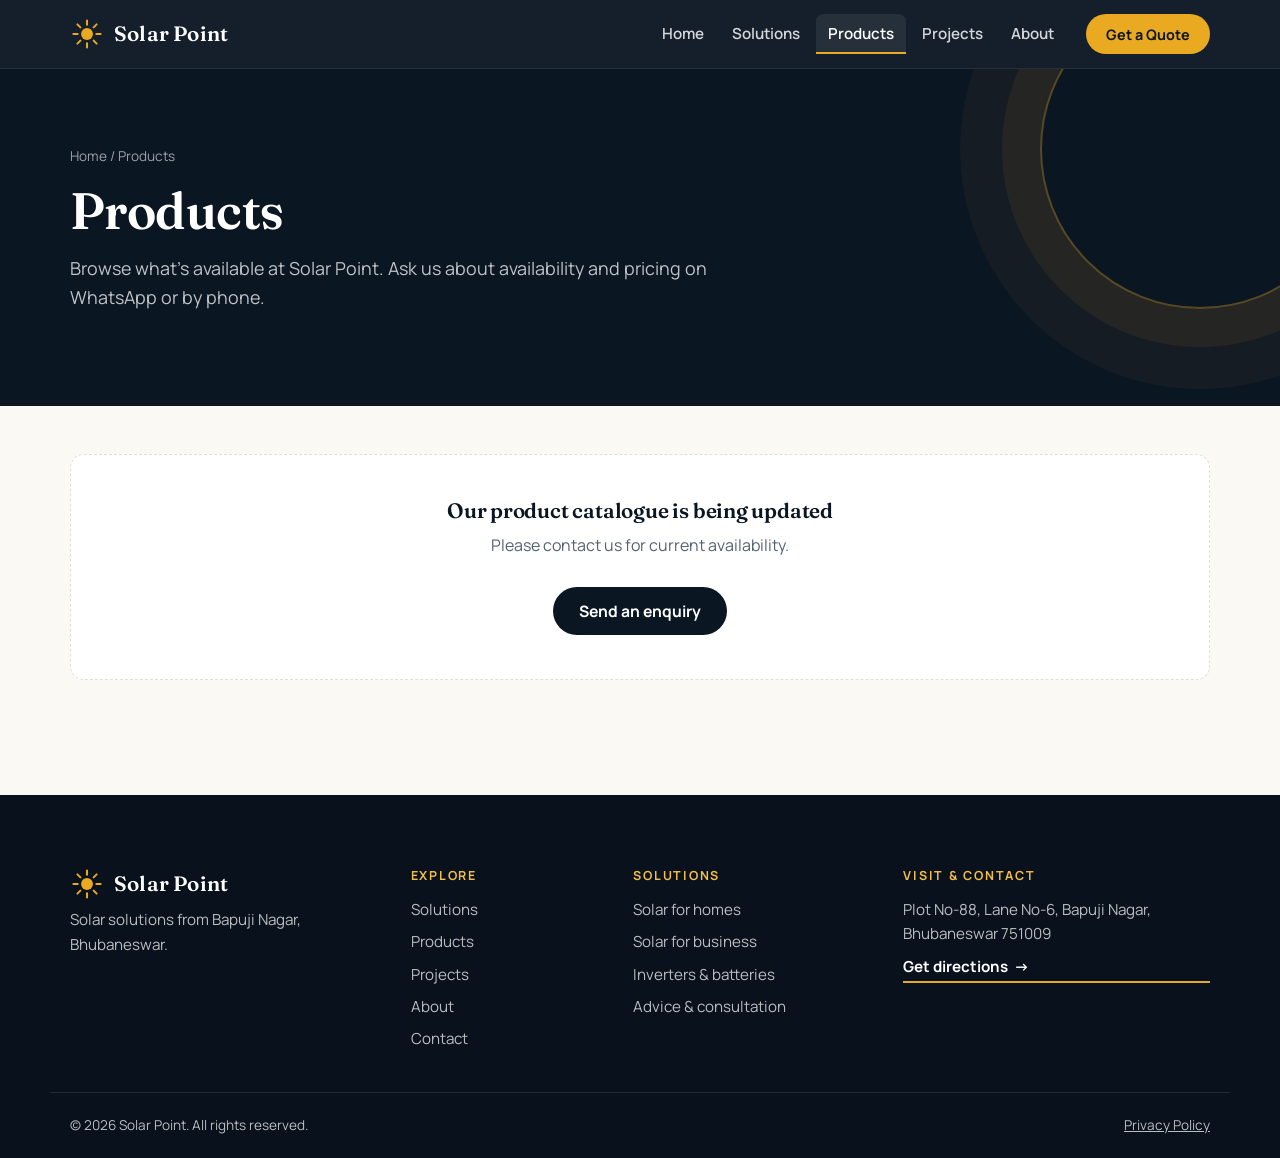
<file: products/index.html>
<!doctype html>
<html lang="en-IN">
<head>
<meta charset="utf-8">
<meta name="viewport" content="width=device-width,initial-scale=1">
<title>Solar Products | Solar Point, Bhubaneswar</title>
<meta name="description" content="Browse solar and energy products from Solar Point, Bapuji Nagar, Bhubaneswar. Enquire on WhatsApp or call.">
<link rel="canonical" href="https://solarpoint.pages.dev/products/">
<meta property="og:type" content="website">
<meta property="og:site_name" content="Solar Point">
<meta property="og:title" content="Solar Products | Solar Point, Bhubaneswar">
<meta property="og:description" content="Browse solar and energy products from Solar Point, Bapuji Nagar, Bhubaneswar. Enquire on WhatsApp or call.">
<meta property="og:url" content="https://solarpoint.pages.dev/products/">
<meta property="og:locale" content="en_IN">
<meta name="twitter:card" content="summary_large_image">
<meta name="theme-color" content="#0B1623">
<link rel="icon" href="/assets/img/favicon.svg" type="image/svg+xml">
<link rel="preconnect" href="https://fonts.googleapis.com">
<link rel="preconnect" href="https://fonts.gstatic.com" crossorigin>
<link rel="stylesheet" href="https://fonts.googleapis.com/css2?family=Fraunces:opsz,wght@9..144,500;9..144,600&family=Manrope:wght@400;500;600;700&display=swap">
<link rel="stylesheet" href="/assets/css/style.css">
<script>document.documentElement.classList.add('js')</script>
<script type="application/ld+json" id="ld-business">{"@context":"https://schema.org","@type":"LocalBusiness","name":"Solar Point","url":"https://solarpoint.pages.dev/","hasMap":"https://www.google.com/maps/search/?api=1&query=20.2570461,85.8359635&query_place_id=ChIJU7z_i_enGToRouunSR7a9-c","geo":{"@type":"GeoCoordinates","latitude":20.2570461,"longitude":85.8359635},"address":{"@type":"PostalAddress","addressLocality":"Bhubaneswar","addressRegion":"Odisha","addressCountry":"IN"}}</script><script type="application/ld+json">{"@context":"https://schema.org","@type":"BreadcrumbList","itemListElement":[{"@type":"ListItem","position":1,"name":"Home","item":"https://solarpoint.pages.dev/"},{"@type":"ListItem","position":2,"name":"Products","item":"https://solarpoint.pages.dev/products/"}]}</script>
</head>
<body data-page="products">
<a class="skip" href="#main">Skip to content</a>

<header class="site-header" id="top">
  <div class="wrap bar">
    <a class="brand" href="/" aria-label="Solar Point home">
      <svg class="brand-mark" viewBox="0 0 40 40" aria-hidden="true"><circle cx="20" cy="20" r="7" fill="#E9A920"/><g stroke="#E9A920" stroke-width="2.4" stroke-linecap="round"><path d="M20 4v5M20 31v5M4 20h5M31 20h5M8.7 8.7l3.5 3.5M27.8 27.8l3.5 3.5M31.3 8.7l-3.5 3.5M12.2 27.8l-3.5 3.5"/></g></svg>
      <span class="brand-name" data-setting="business_name">Solar Point</span>
    </a>
    <nav class="nav" id="nav" aria-label="Main"><a href="/">Home</a><a href="/solutions/">Solutions</a><a href="/products/" aria-current="page">Products</a><a href="/projects/">Projects</a><a href="/about/">About</a></nav>
    <div class="head-actions">
      <a class="btn btn-ghost btn-sm hide-sm" data-link="call" hidden><span data-setting="phone"></span></a>
      <a class="btn btn-gold btn-sm" href="/contact/">Get a Quote</a>
      <button class="menu-btn" id="menuBtn" aria-expanded="false" aria-controls="nav" aria-label="Menu"><span></span><span></span></button>
    </div>
  </div>
</header>

<main id="main">
<section class="page-hero">
  <div class="wrap">
    <p class="crumbs"><a href="/">Home</a> / Products</p>
    <h1>Products</h1>
    <p class="lede">Browse what's available at Solar Point. Ask us about availability and pricing on WhatsApp or by phone.</p>
  </div>
</section>
<section class="section" style="padding-top:clamp(28px,4vw,48px)">
  <div class="wrap">
    <div class="toolbar" id="p-toolbar" hidden>
      <div class="chips" id="p-chips" role="group" aria-label="Filter by category"></div>
      <input class="search" id="p-search" type="search" placeholder="Search products" aria-label="Search products">
    </div>
    <div class="grid" id="products"><div class="skeleton"></div></div>
    <p class="hint" id="p-count" aria-live="polite"></p>
  </div>
</section>
<dialog id="p-dialog" aria-label="Product details"><button class="dlg-x" aria-label="Close" data-close>×</button><div class="dlg-body" id="p-dlg-body"></div></dialog>

</main>

<footer class="site-footer">
  <div class="wrap foot-grid">
    <div class="foot-brand">
      <a class="brand" href="/"><svg class="brand-mark" viewBox="0 0 40 40" aria-hidden="true"><circle cx="20" cy="20" r="7" fill="#E9A920"/><g stroke="#E9A920" stroke-width="2.4" stroke-linecap="round"><path d="M20 4v5M20 31v5M4 20h5M31 20h5M8.7 8.7l3.5 3.5M27.8 27.8l3.5 3.5M31.3 8.7l-3.5 3.5M12.2 27.8l-3.5 3.5"/></g></svg><span class="brand-name" data-setting="business_name">Solar Point</span></a>
      <p data-setting="footer_text">Solar solutions from Bapuji Nagar, Bhubaneswar.</p>
      <p class="social" data-social></p>
    </div>
    <div>
      <h2 class="foot-h">Explore</h2>
      <ul class="foot-list">
        <li><a href="/solutions/">Solutions</a></li>
        <li><a href="/products/">Products</a></li>
        <li><a href="/projects/">Projects</a></li>
        <li><a href="/about/">About</a></li>
        <li><a href="/contact/">Contact</a></li>
      </ul>
    </div>
    <div>
      <h2 class="foot-h">Solutions</h2>
      <ul class="foot-list" data-foot-services><li><a href="/solutions/">View all solutions</a></li></ul>
    </div>
    <div>
      <h2 class="foot-h">Visit &amp; contact</h2>
      <address class="foot-addr">
        <span data-setting="address">Plot No-88, Lane No-6, Bapuji Nagar, Bhubaneswar 751009</span>
        <span class="foot-line" data-if-setting="phone">Phone: <a data-link="call"><span data-setting="phone"></span></a></span>
        <span class="foot-line" data-if-setting="whatsapp">WhatsApp: <a data-link="whatsapp">Message us</a></span>
        <span class="foot-line" data-if-setting="email">Email: <a data-link="email"><span data-setting="email"></span></a></span>
        <span class="foot-line" data-if-setting="hours">Hours: <span data-setting="hours"></span></span>
        <a class="link-arrow light" data-link="directions" href="https://www.google.com/maps/dir/?api=1&destination=20.2570461,85.8359635&destination_place_id=ChIJU7z_i_enGToRouunSR7a9-c" target="_blank" rel="noopener">Get directions</a>
      </address>
    </div>
  </div>
  <div class="wrap foot-base">
    <span>&copy; <span id="year"></span> <span data-setting="business_name">Solar Point</span>. All rights reserved.</span>
    <a href="/privacy/">Privacy Policy</a>
  </div>
</footer>

<div class="mobile-bar" aria-label="Quick contact">
  <a class="mb-call" data-link="call" hidden>Call</a>
  <a class="mb-wa" data-link="whatsapp" hidden>WhatsApp</a>
  <a class="mb-quote" href="/contact/">Get a Quote</a>
</div>
<a class="wa-float" data-link="whatsapp" hidden aria-label="Chat on WhatsApp">
  <svg viewBox="0 0 24 24" width="26" height="26" aria-hidden="true" fill="currentColor"><path d="M12 2a10 10 0 0 0-8.6 15.1L2 22l5-1.3A10 10 0 1 0 12 2Zm0 2a8 8 0 1 1-4.2 14.8l-.4-.2-2.6.7.7-2.5-.2-.4A8 8 0 0 1 12 4Zm-2.6 3.5c-.2 0-.5.1-.7.4-.3.3-.9.9-.9 2.200s.9 2.500 1 2.700c.2.2 1.800 2.900 4.500 4 2.200.9 2.700.7 3.200.6.500-.1 1.600-.7 1.800-1.300.2-.6.2-1.100.2-1.300-.1-.1-.3-.2-.6-.4l-1.800-.9c-.2-.1-.4-.1-.6.1l-.8 1c-.1.200-.3.200-.6.1-.3-.1-1.100-.4-2.100-1.300-.8-.7-1.300-1.600-1.500-1.900-.1-.3 0-.4.100-.6l.4-.5c.1-.1.200-.3.300-.4.1-.2 0-.4 0-.5l-.8-1.900c-.2-.5-.4-.4-.6-.4Z"/></svg>
</a>

<script src="/assets/js/config.js"></script>
<script src="/assets/js/app.js" defer></script>
</body>
</html>
</file>
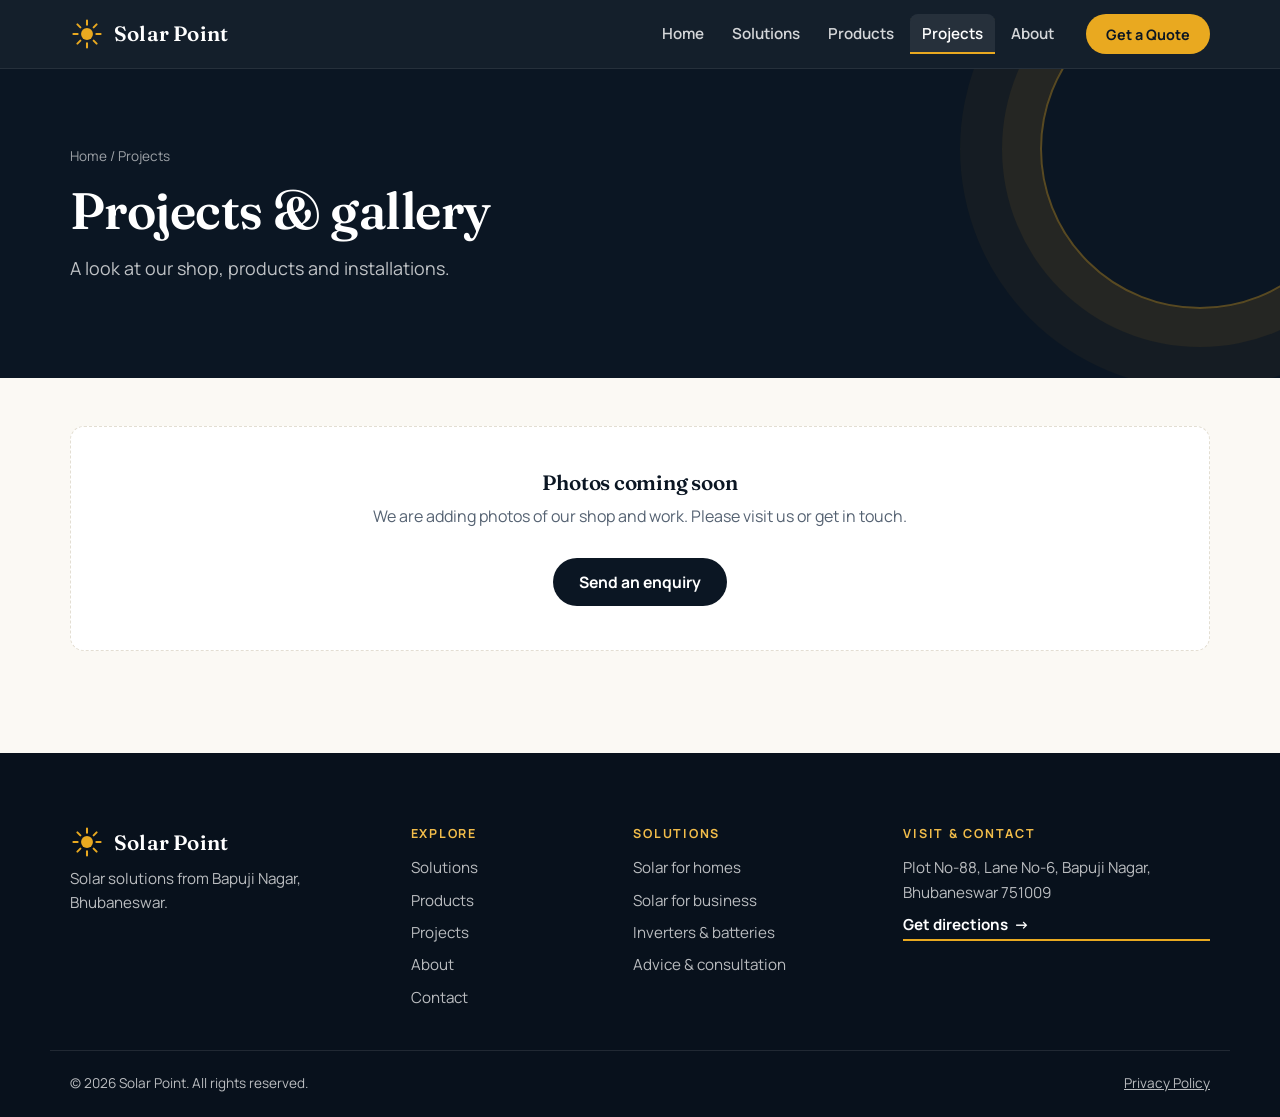
<file: projects/index.html>
<!doctype html>
<html lang="en-IN">
<head>
<meta charset="utf-8">
<meta name="viewport" content="width=device-width,initial-scale=1">
<title>Projects &amp; Gallery | Solar Point, Bhubaneswar</title>
<meta name="description" content="Photos of Solar Point's shop, products and installations in Bhubaneswar.">
<link rel="canonical" href="https://solarpoint.pages.dev/projects/">
<meta property="og:type" content="website">
<meta property="og:site_name" content="Solar Point">
<meta property="og:title" content="Projects &amp; Gallery | Solar Point, Bhubaneswar">
<meta property="og:description" content="Photos of Solar Point's shop, products and installations in Bhubaneswar.">
<meta property="og:url" content="https://solarpoint.pages.dev/projects/">
<meta property="og:locale" content="en_IN">
<meta name="twitter:card" content="summary_large_image">
<meta name="theme-color" content="#0B1623">
<link rel="icon" href="/assets/img/favicon.svg" type="image/svg+xml">
<link rel="preconnect" href="https://fonts.googleapis.com">
<link rel="preconnect" href="https://fonts.gstatic.com" crossorigin>
<link rel="stylesheet" href="https://fonts.googleapis.com/css2?family=Fraunces:opsz,wght@9..144,500;9..144,600&family=Manrope:wght@400;500;600;700&display=swap">
<link rel="stylesheet" href="/assets/css/style.css">
<script>document.documentElement.classList.add('js')</script>
<script type="application/ld+json" id="ld-business">{"@context":"https://schema.org","@type":"LocalBusiness","name":"Solar Point","url":"https://solarpoint.pages.dev/","hasMap":"https://www.google.com/maps/search/?api=1&query=20.2570461,85.8359635&query_place_id=ChIJU7z_i_enGToRouunSR7a9-c","geo":{"@type":"GeoCoordinates","latitude":20.2570461,"longitude":85.8359635},"address":{"@type":"PostalAddress","addressLocality":"Bhubaneswar","addressRegion":"Odisha","addressCountry":"IN"}}</script><script type="application/ld+json">{"@context":"https://schema.org","@type":"BreadcrumbList","itemListElement":[{"@type":"ListItem","position":1,"name":"Home","item":"https://solarpoint.pages.dev/"},{"@type":"ListItem","position":2,"name":"Projects","item":"https://solarpoint.pages.dev/projects/"}]}</script>
</head>
<body data-page="projects">
<a class="skip" href="#main">Skip to content</a>

<header class="site-header" id="top">
  <div class="wrap bar">
    <a class="brand" href="/" aria-label="Solar Point home">
      <svg class="brand-mark" viewBox="0 0 40 40" aria-hidden="true"><circle cx="20" cy="20" r="7" fill="#E9A920"/><g stroke="#E9A920" stroke-width="2.4" stroke-linecap="round"><path d="M20 4v5M20 31v5M4 20h5M31 20h5M8.7 8.7l3.5 3.5M27.8 27.8l3.5 3.5M31.3 8.7l-3.5 3.5M12.2 27.8l-3.5 3.5"/></g></svg>
      <span class="brand-name" data-setting="business_name">Solar Point</span>
    </a>
    <nav class="nav" id="nav" aria-label="Main"><a href="/">Home</a><a href="/solutions/">Solutions</a><a href="/products/">Products</a><a href="/projects/" aria-current="page">Projects</a><a href="/about/">About</a></nav>
    <div class="head-actions">
      <a class="btn btn-ghost btn-sm hide-sm" data-link="call" hidden><span data-setting="phone"></span></a>
      <a class="btn btn-gold btn-sm" href="/contact/">Get a Quote</a>
      <button class="menu-btn" id="menuBtn" aria-expanded="false" aria-controls="nav" aria-label="Menu"><span></span><span></span></button>
    </div>
  </div>
</header>

<main id="main">
<section class="page-hero">
  <div class="wrap">
    <p class="crumbs"><a href="/">Home</a> / Projects</p>
    <h1>Projects &amp; gallery</h1>
    <p class="lede">A look at our shop, products and installations.</p>
  </div>
</section>
<section class="section" style="padding-top:clamp(28px,4vw,48px)">
  <div class="wrap">
    <div class="toolbar" id="g-toolbar" hidden><div class="chips" id="g-chips" role="group" aria-label="Filter gallery"></div></div>
    <div class="gallery" id="gallery"><div class="skeleton"></div></div>
  </div>
</section>
<dialog id="g-dialog" aria-label="Project photo"><button class="dlg-x" aria-label="Close" data-close>×</button><div class="dlg-body" id="g-dlg-body"></div></dialog>

</main>

<footer class="site-footer">
  <div class="wrap foot-grid">
    <div class="foot-brand">
      <a class="brand" href="/"><svg class="brand-mark" viewBox="0 0 40 40" aria-hidden="true"><circle cx="20" cy="20" r="7" fill="#E9A920"/><g stroke="#E9A920" stroke-width="2.4" stroke-linecap="round"><path d="M20 4v5M20 31v5M4 20h5M31 20h5M8.7 8.7l3.5 3.5M27.8 27.8l3.5 3.5M31.3 8.7l-3.5 3.5M12.2 27.8l-3.5 3.5"/></g></svg><span class="brand-name" data-setting="business_name">Solar Point</span></a>
      <p data-setting="footer_text">Solar solutions from Bapuji Nagar, Bhubaneswar.</p>
      <p class="social" data-social></p>
    </div>
    <div>
      <h2 class="foot-h">Explore</h2>
      <ul class="foot-list">
        <li><a href="/solutions/">Solutions</a></li>
        <li><a href="/products/">Products</a></li>
        <li><a href="/projects/">Projects</a></li>
        <li><a href="/about/">About</a></li>
        <li><a href="/contact/">Contact</a></li>
      </ul>
    </div>
    <div>
      <h2 class="foot-h">Solutions</h2>
      <ul class="foot-list" data-foot-services><li><a href="/solutions/">View all solutions</a></li></ul>
    </div>
    <div>
      <h2 class="foot-h">Visit &amp; contact</h2>
      <address class="foot-addr">
        <span data-setting="address">Plot No-88, Lane No-6, Bapuji Nagar, Bhubaneswar 751009</span>
        <span class="foot-line" data-if-setting="phone">Phone: <a data-link="call"><span data-setting="phone"></span></a></span>
        <span class="foot-line" data-if-setting="whatsapp">WhatsApp: <a data-link="whatsapp">Message us</a></span>
        <span class="foot-line" data-if-setting="email">Email: <a data-link="email"><span data-setting="email"></span></a></span>
        <span class="foot-line" data-if-setting="hours">Hours: <span data-setting="hours"></span></span>
        <a class="link-arrow light" data-link="directions" href="https://www.google.com/maps/dir/?api=1&destination=20.2570461,85.8359635&destination_place_id=ChIJU7z_i_enGToRouunSR7a9-c" target="_blank" rel="noopener">Get directions</a>
      </address>
    </div>
  </div>
  <div class="wrap foot-base">
    <span>&copy; <span id="year"></span> <span data-setting="business_name">Solar Point</span>. All rights reserved.</span>
    <a href="/privacy/">Privacy Policy</a>
  </div>
</footer>

<div class="mobile-bar" aria-label="Quick contact">
  <a class="mb-call" data-link="call" hidden>Call</a>
  <a class="mb-wa" data-link="whatsapp" hidden>WhatsApp</a>
  <a class="mb-quote" href="/contact/">Get a Quote</a>
</div>
<a class="wa-float" data-link="whatsapp" hidden aria-label="Chat on WhatsApp">
  <svg viewBox="0 0 24 24" width="26" height="26" aria-hidden="true" fill="currentColor"><path d="M12 2a10 10 0 0 0-8.6 15.1L2 22l5-1.3A10 10 0 1 0 12 2Zm0 2a8 8 0 1 1-4.2 14.8l-.4-.2-2.6.7.7-2.5-.2-.4A8 8 0 0 1 12 4Zm-2.6 3.5c-.2 0-.5.1-.7.4-.3.3-.9.9-.9 2.200s.9 2.500 1 2.700c.2.2 1.800 2.900 4.500 4 2.200.9 2.700.7 3.200.6.500-.1 1.600-.7 1.800-1.300.2-.6.2-1.100.2-1.300-.1-.1-.3-.2-.6-.4l-1.800-.9c-.2-.1-.4-.1-.6.1l-.8 1c-.1.200-.3.200-.6.1-.3-.1-1.100-.4-2.100-1.300-.8-.7-1.300-1.600-1.500-1.900-.1-.3 0-.4.100-.6l.4-.5c.1-.1.200-.3.300-.4.1-.2 0-.4 0-.5l-.8-1.900c-.2-.5-.4-.4-.6-.4Z"/></svg>
</a>

<script src="/assets/js/config.js"></script>
<script src="/assets/js/app.js" defer></script>
</body>
</html>
</file>
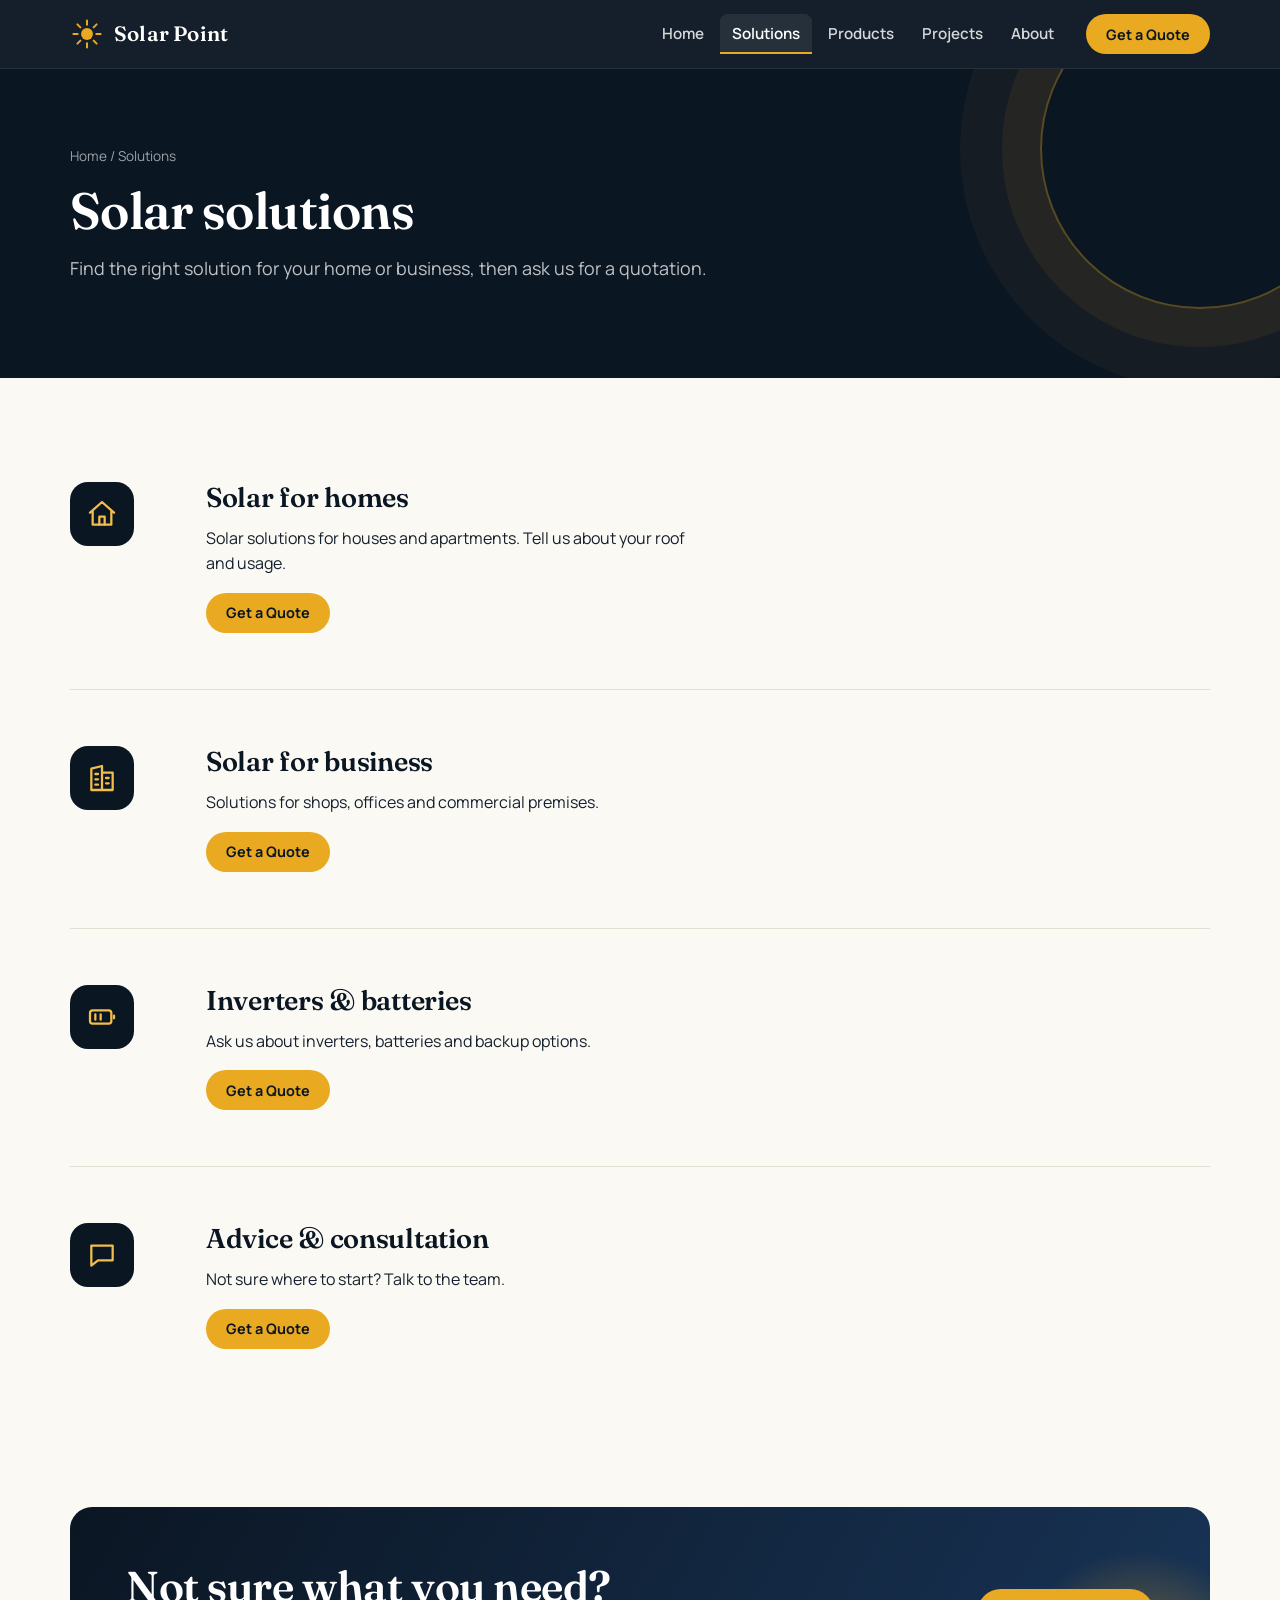
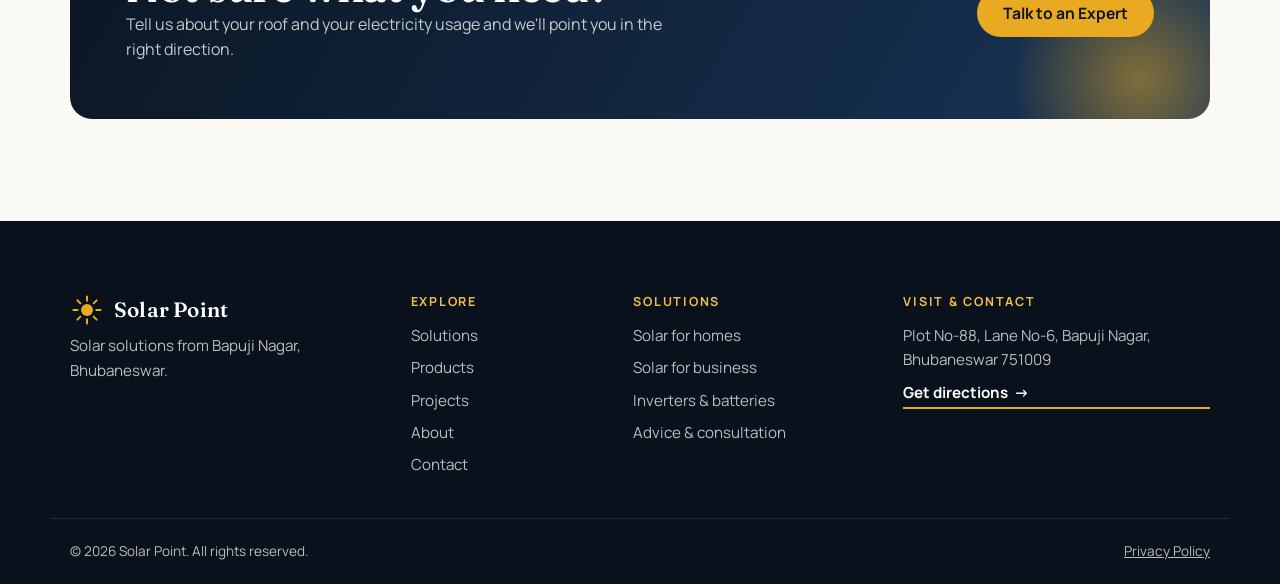
<file: solutions/index.html>
<!doctype html>
<html lang="en-IN">
<head>
<meta charset="utf-8">
<meta name="viewport" content="width=device-width,initial-scale=1">
<title>Solar Solutions | Solar Point, Bhubaneswar</title>
<meta name="description" content="Explore the solar solutions available from Solar Point in Bhubaneswar and request a quote.">
<link rel="canonical" href="https://solarpoint.pages.dev/solutions/">
<meta property="og:type" content="website">
<meta property="og:site_name" content="Solar Point">
<meta property="og:title" content="Solar Solutions | Solar Point, Bhubaneswar">
<meta property="og:description" content="Explore the solar solutions available from Solar Point in Bhubaneswar and request a quote.">
<meta property="og:url" content="https://solarpoint.pages.dev/solutions/">
<meta property="og:locale" content="en_IN">
<meta name="twitter:card" content="summary_large_image">
<meta name="theme-color" content="#0B1623">
<link rel="icon" href="/assets/img/favicon.svg" type="image/svg+xml">
<link rel="preconnect" href="https://fonts.googleapis.com">
<link rel="preconnect" href="https://fonts.gstatic.com" crossorigin>
<link rel="stylesheet" href="https://fonts.googleapis.com/css2?family=Fraunces:opsz,wght@9..144,500;9..144,600&family=Manrope:wght@400;500;600;700&display=swap">
<link rel="stylesheet" href="/assets/css/style.css">
<script>document.documentElement.classList.add('js')</script>
<script type="application/ld+json" id="ld-business">{"@context":"https://schema.org","@type":"LocalBusiness","name":"Solar Point","url":"https://solarpoint.pages.dev/","hasMap":"https://www.google.com/maps/search/?api=1&query=20.2570461,85.8359635&query_place_id=ChIJU7z_i_enGToRouunSR7a9-c","geo":{"@type":"GeoCoordinates","latitude":20.2570461,"longitude":85.8359635},"address":{"@type":"PostalAddress","addressLocality":"Bhubaneswar","addressRegion":"Odisha","addressCountry":"IN"}}</script><script type="application/ld+json">{"@context":"https://schema.org","@type":"BreadcrumbList","itemListElement":[{"@type":"ListItem","position":1,"name":"Home","item":"https://solarpoint.pages.dev/"},{"@type":"ListItem","position":2,"name":"Solutions","item":"https://solarpoint.pages.dev/solutions/"}]}</script>
</head>
<body data-page="solutions">
<a class="skip" href="#main">Skip to content</a>

<header class="site-header" id="top">
  <div class="wrap bar">
    <a class="brand" href="/" aria-label="Solar Point home">
      <svg class="brand-mark" viewBox="0 0 40 40" aria-hidden="true"><circle cx="20" cy="20" r="7" fill="#E9A920"/><g stroke="#E9A920" stroke-width="2.4" stroke-linecap="round"><path d="M20 4v5M20 31v5M4 20h5M31 20h5M8.7 8.7l3.5 3.5M27.8 27.8l3.5 3.5M31.3 8.7l-3.5 3.5M12.2 27.8l-3.5 3.5"/></g></svg>
      <span class="brand-name" data-setting="business_name">Solar Point</span>
    </a>
    <nav class="nav" id="nav" aria-label="Main"><a href="/">Home</a><a href="/solutions/" aria-current="page">Solutions</a><a href="/products/">Products</a><a href="/projects/">Projects</a><a href="/about/">About</a></nav>
    <div class="head-actions">
      <a class="btn btn-ghost btn-sm hide-sm" data-link="call" hidden><span data-setting="phone"></span></a>
      <a class="btn btn-gold btn-sm" href="/contact/">Get a Quote</a>
      <button class="menu-btn" id="menuBtn" aria-expanded="false" aria-controls="nav" aria-label="Menu"><span></span><span></span></button>
    </div>
  </div>
</header>

<main id="main">
<section class="page-hero">
  <div class="wrap">
    <p class="crumbs"><a href="/">Home</a> / Solutions</p>
    <h1>Solar solutions</h1>
    <p class="lede">Find the right solution for your home or business, then ask us for a quotation.</p>
  </div>
</section>
<section class="section" style="padding-top:clamp(24px,4vw,48px)">
  <div class="wrap" id="solutions">
    <div class="skeleton"></div>
  </div>
</section>
<section class="section" style="padding-top:0">
  <div class="wrap">
    <div class="cta-band reveal">
      <div><h2>Not sure what you need?</h2><p>Tell us about your roof and your electricity usage and we'll point you in the right direction.</p></div>
      <div class="cta-row"><a class="btn btn-gold" href="/contact/">Talk to an Expert</a><a class="btn btn-ghost" data-link="whatsapp" hidden>WhatsApp Us</a></div>
    </div>
  </div>
</section>

</main>

<footer class="site-footer">
  <div class="wrap foot-grid">
    <div class="foot-brand">
      <a class="brand" href="/"><svg class="brand-mark" viewBox="0 0 40 40" aria-hidden="true"><circle cx="20" cy="20" r="7" fill="#E9A920"/><g stroke="#E9A920" stroke-width="2.4" stroke-linecap="round"><path d="M20 4v5M20 31v5M4 20h5M31 20h5M8.7 8.7l3.5 3.5M27.8 27.8l3.5 3.5M31.3 8.7l-3.5 3.5M12.2 27.8l-3.5 3.5"/></g></svg><span class="brand-name" data-setting="business_name">Solar Point</span></a>
      <p data-setting="footer_text">Solar solutions from Bapuji Nagar, Bhubaneswar.</p>
      <p class="social" data-social></p>
    </div>
    <div>
      <h2 class="foot-h">Explore</h2>
      <ul class="foot-list">
        <li><a href="/solutions/">Solutions</a></li>
        <li><a href="/products/">Products</a></li>
        <li><a href="/projects/">Projects</a></li>
        <li><a href="/about/">About</a></li>
        <li><a href="/contact/">Contact</a></li>
      </ul>
    </div>
    <div>
      <h2 class="foot-h">Solutions</h2>
      <ul class="foot-list" data-foot-services><li><a href="/solutions/">View all solutions</a></li></ul>
    </div>
    <div>
      <h2 class="foot-h">Visit &amp; contact</h2>
      <address class="foot-addr">
        <span data-setting="address">Plot No-88, Lane No-6, Bapuji Nagar, Bhubaneswar 751009</span>
        <span class="foot-line" data-if-setting="phone">Phone: <a data-link="call"><span data-setting="phone"></span></a></span>
        <span class="foot-line" data-if-setting="whatsapp">WhatsApp: <a data-link="whatsapp">Message us</a></span>
        <span class="foot-line" data-if-setting="email">Email: <a data-link="email"><span data-setting="email"></span></a></span>
        <span class="foot-line" data-if-setting="hours">Hours: <span data-setting="hours"></span></span>
        <a class="link-arrow light" data-link="directions" href="https://www.google.com/maps/dir/?api=1&destination=20.2570461,85.8359635&destination_place_id=ChIJU7z_i_enGToRouunSR7a9-c" target="_blank" rel="noopener">Get directions</a>
      </address>
    </div>
  </div>
  <div class="wrap foot-base">
    <span>&copy; <span id="year"></span> <span data-setting="business_name">Solar Point</span>. All rights reserved.</span>
    <a href="/privacy/">Privacy Policy</a>
  </div>
</footer>

<div class="mobile-bar" aria-label="Quick contact">
  <a class="mb-call" data-link="call" hidden>Call</a>
  <a class="mb-wa" data-link="whatsapp" hidden>WhatsApp</a>
  <a class="mb-quote" href="/contact/">Get a Quote</a>
</div>
<a class="wa-float" data-link="whatsapp" hidden aria-label="Chat on WhatsApp">
  <svg viewBox="0 0 24 24" width="26" height="26" aria-hidden="true" fill="currentColor"><path d="M12 2a10 10 0 0 0-8.6 15.1L2 22l5-1.3A10 10 0 1 0 12 2Zm0 2a8 8 0 1 1-4.2 14.8l-.4-.2-2.6.7.7-2.5-.2-.4A8 8 0 0 1 12 4Zm-2.6 3.5c-.2 0-.5.1-.7.4-.3.3-.9.9-.9 2.200s.9 2.500 1 2.700c.2.2 1.800 2.900 4.500 4 2.200.9 2.700.7 3.200.6.500-.1 1.600-.7 1.800-1.300.2-.6.2-1.100.2-1.300-.1-.1-.3-.2-.6-.4l-1.800-.9c-.2-.1-.4-.1-.6.1l-.8 1c-.1.200-.3.200-.6.1-.3-.1-1.100-.4-2.100-1.300-.8-.7-1.300-1.600-1.500-1.900-.1-.3 0-.4.100-.6l.4-.5c.1-.1.200-.3.300-.4.1-.2 0-.4 0-.5l-.8-1.900c-.2-.5-.4-.4-.6-.4Z"/></svg>
</a>

<script src="/assets/js/config.js"></script>
<script src="/assets/js/app.js" defer></script>
</body>
</html>
</file>
<file: assets/css/style.css>
/* ==========================================================
   Solar Point — design system
   Type: Fraunces (display) + Manrope (text)
   Colour: deep navy, warm paper, solar gold, restrained leaf green
   Breakpoints: 640 / 960 / 1200
   ========================================================== */
:root{
  --navy-950:#08111C; --navy-900:#0B1623; --navy-800:#10223A; --navy-700:#183457;
  --gold-500:#E9A920; --gold-400:#F2BD4A; --gold-100:#FBF0D4;
  --leaf:#2F7D5B;
  --ink:#14202E; --muted:#556272; --line:#E3DED2; --paper:#FBF9F4; --white:#fff;
  --r-sm:8px; --r-md:14px; --r-lg:22px;
  --shadow-sm:0 1px 2px rgba(11,22,35,.06),0 2px 8px rgba(11,22,35,.05);
  --shadow-md:0 10px 30px -10px rgba(11,22,35,.25);
  --font-display:'Fraunces',Georgia,'Times New Roman',serif;
  --font-text:'Manrope',system-ui,-apple-system,'Segoe UI',Roboto,sans-serif;
  --wrap:1180px; --gutter:20px;
  --section:clamp(56px,8vw,112px);
}
*,*::before,*::after{box-sizing:border-box}
html{scroll-behavior:smooth;-webkit-text-size-adjust:100%}
body{margin:0;font-family:var(--font-text);font-size:16px;line-height:1.6;color:var(--ink);background:var(--paper);padding-bottom:64px}
img,svg{max-width:100%;display:block}
a{color:inherit}
[hidden]{display:none!important}
h1,h2,h3,h4{font-family:var(--font-display);font-weight:600;line-height:1.12;letter-spacing:-.01em;margin:0 0 .5em;color:var(--navy-900)}
h1{font-size:clamp(2.3rem,6vw,4rem)}
h2{font-size:clamp(1.8rem,3.8vw,2.7rem)}
h3{font-size:1.3rem}
p{margin:0 0 1em}
.wrap{width:100%;max-width:var(--wrap);margin-inline:auto;padding-inline:var(--gutter)}
.skip{position:absolute;left:-999px;top:8px;background:var(--gold-500);color:var(--navy-900);padding:10px 14px;border-radius:var(--r-sm);z-index:100;font-weight:700}
.skip:focus{left:8px}
:focus-visible{outline:3px solid var(--gold-500);outline-offset:3px;border-radius:4px}

/* ---------- Header ---------- */
.site-header{position:sticky;top:0;z-index:50;background:rgba(11,22,35,.96);backdrop-filter:saturate(1.4) blur(8px);border-bottom:1px solid rgba(255,255,255,.08)}
.bar{display:flex;align-items:center;gap:20px;height:68px}
.brand{display:inline-flex;align-items:center;gap:10px;text-decoration:none;color:#fff}
.brand-mark{width:34px;height:34px}
.brand-name{font-family:var(--font-display);font-weight:600;font-size:1.3rem;letter-spacing:.01em}
.nav{display:none;margin-left:auto;gap:4px}
.nav a{color:rgba(255,255,255,.82);text-decoration:none;padding:8px 12px;border-radius:var(--r-sm);font-weight:600;font-size:.95rem}
.nav a:hover,.nav a[aria-current=page]{color:#fff;background:rgba(255,255,255,.08)}
.nav a[aria-current=page]{box-shadow:inset 0 -2px 0 var(--gold-500);border-radius:var(--r-sm) var(--r-sm) 0 0}
.head-actions{display:flex;align-items:center;gap:10px;margin-left:auto}
.menu-btn{width:44px;height:44px;border:1px solid rgba(255,255,255,.2);background:transparent;border-radius:var(--r-sm);display:inline-flex;flex-direction:column;justify-content:center;gap:6px;padding:0 11px;cursor:pointer}
.menu-btn span{height:2px;background:#fff;display:block;transition:transform .2s}
.menu-btn[aria-expanded=true] span:first-child{transform:translateY(4px) rotate(45deg)}
.menu-btn[aria-expanded=true] span:last-child{transform:translateY(-4px) rotate(-45deg)}
@media (max-width:959px){
  .nav{position:absolute;top:68px;left:0;right:0;flex-direction:column;background:var(--navy-900);padding:12px var(--gutter) 20px;border-bottom:1px solid rgba(255,255,255,.1)}
  .nav.open{display:flex}
  .nav a{padding:14px 8px;font-size:1.05rem;border-bottom:1px solid rgba(255,255,255,.07);border-radius:0}
  .hide-sm{display:none}
}
@media (min-width:960px){
  .nav{display:flex}
  .head-actions{margin-left:0}
  .menu-btn{display:none}
  body{padding-bottom:0}
}

/* ---------- Buttons ---------- */
.btn{display:inline-flex;align-items:center;justify-content:center;gap:8px;min-height:48px;padding:0 24px;border-radius:999px;font:700 .98rem var(--font-text);text-decoration:none;border:2px solid transparent;cursor:pointer;transition:transform .15s,background .15s,box-shadow .15s}
.btn-sm{min-height:40px;padding:0 18px;font-size:.9rem}
.btn-gold{background:var(--gold-500);color:var(--navy-900)}
.btn-gold:hover{background:var(--gold-400);transform:translateY(-1px);box-shadow:0 8px 20px -8px rgba(233,169,32,.8)}
.btn-ghost{border-color:rgba(255,255,255,.35);color:#fff;background:transparent}
.btn-ghost:hover{background:rgba(255,255,255,.1)}
.btn-dark{background:var(--navy-900);color:#fff}
.btn-dark:hover{background:var(--navy-700)}
.btn-line{border-color:var(--navy-900);color:var(--navy-900);background:transparent}
.btn-line:hover{background:var(--navy-900);color:#fff}
.btn-wa{background:#1FA855;color:#fff}
.btn-wa:hover{background:#188a45}
.btn[disabled]{opacity:.6;cursor:progress}
.link-arrow{font-weight:700;text-decoration:none;color:var(--navy-900);display:inline-flex;gap:6px;align-items:center;border-bottom:2px solid var(--gold-500);padding-bottom:2px}
.link-arrow::after{content:"→";transition:transform .15s}
.link-arrow:hover::after{transform:translateX(3px)}
.link-arrow.light{color:#fff}

/* ---------- Sections ---------- */
.section{padding-block:var(--section)}
.section-tint{background:#F3EFE4}
.section-dark{background:var(--navy-900);color:rgba(255,255,255,.86)}
.section-dark h2,.section-dark h3{color:#fff}
.eyebrow{display:inline-flex;align-items:center;gap:10px;font-weight:700;font-size:.78rem;letter-spacing:.16em;text-transform:uppercase;color:var(--leaf);margin-bottom:14px}
.eyebrow::before{content:"";width:28px;height:2px;background:var(--gold-500)}
.section-dark .eyebrow{color:var(--gold-400)}
.section-head{max-width:640px;margin-bottom:clamp(28px,4vw,52px)}
.lede{font-size:1.12rem;color:var(--muted);max-width:60ch}
.section-dark .lede{color:rgba(255,255,255,.72)}

/* ---------- Hero ---------- */
.hero{background:var(--navy-900);color:#fff;position:relative;overflow:hidden}
.hero::before{content:"";position:absolute;inset:0;background:radial-gradient(60% 80% at 85% 20%,rgba(233,169,32,.20),transparent 60%)}
.hero-grid{position:relative;display:grid;gap:36px;padding-block:clamp(40px,7vw,96px);align-items:center}
.hero h1{color:#fff;margin-bottom:.4em}
.hero h1 em{font-style:normal;color:var(--gold-400)}
.hero .lede{color:rgba(255,255,255,.76);font-size:1.15rem}
.cta-row{display:flex;flex-wrap:wrap;gap:12px;margin-top:28px}
.hero-art{position:relative;aspect-ratio:1/.9;max-width:560px;width:100%;justify-self:center}
.hero-meta{display:flex;flex-wrap:wrap;gap:18px 28px;margin-top:34px;padding-top:22px;border-top:1px solid rgba(255,255,255,.14);font-size:.92rem;color:rgba(255,255,255,.72)}
.hero-meta strong{display:block;color:#fff;font-weight:700}
@media (min-width:960px){.hero-grid{grid-template-columns:1.05fr .95fr}}

/* page hero (inner pages) */
.page-hero{background:var(--navy-900);color:#fff;padding-block:clamp(44px,6vw,80px);position:relative;overflow:hidden}
.page-hero::after{content:"";position:absolute;right:-80px;top:-80px;width:320px;height:320px;border-radius:50%;border:2px solid rgba(233,169,32,.35);box-shadow:0 0 0 38px rgba(233,169,32,.07),0 0 0 80px rgba(233,169,32,.04)}
.page-hero h1{color:#fff;font-size:clamp(2rem,5vw,3.2rem);margin-bottom:.3em}
.page-hero .lede{color:rgba(255,255,255,.74)}
.crumbs{font-size:.85rem;color:rgba(255,255,255,.6);margin-bottom:14px}
.crumbs a{text-decoration:none}

/* ---------- Ways to reach (home strip) ---------- */
.reach{display:grid;gap:0;border:1px solid var(--line);border-radius:var(--r-md);background:var(--white);box-shadow:var(--shadow-sm);margin-top:-36px;position:relative}
.reach a,.reach div{padding:22px 24px;text-decoration:none;display:flex;flex-direction:column;gap:2px;border-bottom:1px solid var(--line)}
.reach>*:last-child{border-bottom:0}
.reach small{color:var(--muted);font-weight:600;letter-spacing:.06em;text-transform:uppercase;font-size:.72rem}
.reach strong{font-family:var(--font-display);font-size:1.15rem;color:var(--navy-900)}
.reach a:hover{background:var(--gold-100)}
@media (min-width:760px){.reach{grid-auto-flow:column;grid-auto-columns:1fr}.reach>*{border-bottom:0;border-right:1px solid var(--line)}.reach>*:last-child{border-right:0}}

/* ---------- Intro / split ---------- */
.split{display:grid;gap:clamp(28px,5vw,64px);align-items:center}
@media (min-width:900px){.split{grid-template-columns:1fr 1fr}.split.rev>:first-child{order:2}}
.panel-art{border-radius:var(--r-lg);background:linear-gradient(160deg,var(--navy-800),var(--navy-950));aspect-ratio:4/3.2;position:relative;overflow:hidden;box-shadow:var(--shadow-md)}
.panel-art img{width:100%;height:100%;object-fit:cover}

/* ---------- Service rows (editorial list) ---------- */
.svc-list{border-top:1px solid var(--line)}
.svc-row{display:grid;grid-template-columns:auto 1fr;gap:6px 22px;padding:26px 0;border-bottom:1px solid var(--line);align-items:start;transition:background .2s}
.svc-row:hover{background:linear-gradient(90deg,var(--gold-100),transparent)}
.svc-no{font-family:var(--font-display);font-size:1.5rem;color:var(--gold-500);min-width:2.2ch;font-weight:500}
.svc-row h3{margin-bottom:.25em}
.svc-row p{color:var(--muted);margin:0;max-width:62ch}
.svc-row .link-arrow{grid-column:2;margin-top:10px;justify-self:start}
@media (min-width:760px){.svc-row{grid-template-columns:auto 1fr auto;align-items:center}.svc-row .link-arrow{grid-column:auto;margin:0}}

/* solutions page detail blocks */
.sol{display:grid;gap:26px;padding-block:clamp(32px,5vw,56px);border-bottom:1px solid var(--line);scroll-margin-top:90px}
.sol:last-child{border-bottom:0}
.sol-icon{width:64px;height:64px;border-radius:18px;background:var(--navy-900);color:var(--gold-400);display:grid;place-items:center}
.sol-icon svg{width:32px;height:32px}
.sol-img{border-radius:var(--r-md);overflow:hidden;aspect-ratio:16/10;background:var(--navy-800)}
.sol-img img{width:100%;height:100%;object-fit:cover}
.checks{list-style:none;margin:0 0 1.2em;padding:0;display:grid;gap:8px}
.checks li{padding-left:28px;position:relative}
.checks li::before{content:"";position:absolute;left:0;top:.45em;width:16px;height:16px;border-radius:50%;background:var(--leaf) url("data:image/svg+xml,%3Csvg xmlns='http://www.w3.org/2000/svg' viewBox='0 0 16 16'%3E%3Cpath d='M4.5 8.3l2.2 2.2 4.8-4.8' fill='none' stroke='white' stroke-width='1.8' stroke-linecap='round' stroke-linejoin='round'/%3E%3C/svg%3E") center/100% no-repeat}
.tagline{font-size:.88rem;color:var(--muted)}
.tagline b{color:var(--navy-900)}
@media (min-width:900px){.sol{grid-template-columns:96px 1fr 1fr;gap:40px;align-items:start}}

/* ---------- Steps ---------- */
.steps{display:grid;gap:28px;counter-reset:s}
.step{position:relative;padding-top:20px;border-top:2px solid rgba(255,255,255,.18);counter-increment:s}
.step::before{content:"0" counter(s);font-family:var(--font-display);color:var(--gold-400);font-size:1.6rem;display:block;margin-bottom:6px}
.step h3{color:#fff}
.step p{color:rgba(255,255,255,.72);margin:0}
@media (min-width:760px){.steps{grid-template-columns:repeat(3,1fr);gap:36px}}

/* ---------- Products ---------- */
.toolbar{display:flex;flex-wrap:wrap;gap:12px 16px;align-items:center;margin-bottom:28px}
.chips{display:flex;flex-wrap:wrap;gap:8px}
.chip{min-height:40px;padding:0 16px;border-radius:999px;border:1.5px solid var(--line);background:var(--white);font:600 .9rem var(--font-text);cursor:pointer;color:var(--ink)}
.chip:hover{border-color:var(--navy-900)}
.chip[aria-pressed=true]{background:var(--navy-900);border-color:var(--navy-900);color:#fff}
.search{flex:1;min-width:200px;max-width:340px;min-height:44px;border:1.5px solid var(--line);border-radius:999px;padding:0 18px;font:inherit;background:var(--white)}
.grid{display:grid;gap:22px;grid-template-columns:repeat(auto-fill,minmax(250px,1fr))}
.p-card{background:var(--white);border:1px solid var(--line);border-radius:var(--r-md);overflow:hidden;display:flex;flex-direction:column;transition:box-shadow .2s,transform .2s}
.p-card:hover{box-shadow:var(--shadow-md);transform:translateY(-2px)}
.p-img{aspect-ratio:4/3;background:linear-gradient(160deg,#F1ECDD,#E6DFCB);display:grid;place-items:center;color:var(--navy-700);position:relative}
.p-img img{width:100%;height:100%;object-fit:cover}
.p-img svg{width:56px;height:56px;opacity:.55}
.badge{position:absolute;top:12px;left:12px;background:var(--navy-900);color:#fff;font:700 .72rem var(--font-text);letter-spacing:.05em;text-transform:uppercase;padding:5px 10px;border-radius:999px}
.badge.ok{background:var(--leaf)}
.p-body{padding:18px 18px 20px;display:flex;flex-direction:column;gap:6px;flex:1}
.p-brand{font-size:.78rem;font-weight:700;letter-spacing:.1em;text-transform:uppercase;color:var(--leaf)}
.p-body h3{font-size:1.12rem;margin:0}
.p-body p{color:var(--muted);font-size:.93rem;margin:0}
.p-price{font-weight:700;color:var(--navy-900)}
.p-actions{display:flex;gap:8px;margin-top:auto;padding-top:14px;flex-wrap:wrap}
.p-actions .btn{min-height:42px;padding:0 16px;font-size:.88rem}
.empty{grid-column:1/-1;border:1.5px dashed var(--line);border-radius:var(--r-md);padding:44px 24px;text-align:center;color:var(--muted);background:var(--white)}
.empty h3{color:var(--navy-900)}
.empty .cta-row{justify-content:center}

/* dialog */
dialog{border:0;border-radius:var(--r-lg);padding:0;max-width:min(720px,92vw);width:100%;box-shadow:0 30px 80px rgba(0,0,0,.4)}
dialog::backdrop{background:rgba(8,17,28,.7)}
.dlg-x{position:absolute;right:12px;top:12px;width:40px;height:40px;border-radius:50%;border:0;background:#fff;box-shadow:var(--shadow-sm);font-size:1.3rem;cursor:pointer;z-index:2}
.dlg-body{padding:0 0 26px}
.dlg-body .p-img{aspect-ratio:16/9}
.dlg-pad{padding:22px 26px 0}
table.specs{width:100%;border-collapse:collapse;margin:14px 0}
table.specs th,table.specs td{text-align:left;padding:9px 0;border-bottom:1px solid var(--line);font-size:.95rem}
table.specs th{color:var(--muted);font-weight:600;width:40%}

/* ---------- Gallery ---------- */
.gallery{columns:1;column-gap:16px}
@media (min-width:560px){.gallery{columns:2}}
@media (min-width:960px){.gallery{columns:3}}
.g-item{break-inside:avoid;margin:0 0 16px;border-radius:var(--r-md);overflow:hidden;position:relative;background:var(--navy-800);cursor:zoom-in;border:0;padding:0;display:block;width:100%;text-align:left}
.g-item img{width:100%;height:auto}
.g-cap{position:absolute;inset:auto 0 0 0;padding:34px 14px 12px;color:#fff;font-weight:600;font-size:.9rem;background:linear-gradient(transparent,rgba(8,17,28,.85))}

/* ---------- Testimonials ---------- */
.quotes{display:grid;gap:22px;grid-template-columns:repeat(auto-fit,minmax(260px,1fr))}
.quote{background:var(--white);border:1px solid var(--line);border-radius:var(--r-md);padding:26px}
.quote blockquote{margin:0 0 16px;font-family:var(--font-display);font-size:1.12rem;line-height:1.45}
.quote .who{font-size:.9rem;color:var(--muted)}
.stars{color:var(--gold-500);letter-spacing:2px;margin-bottom:10px}

/* ---------- Brands ---------- */
.brands{display:flex;flex-wrap:wrap;gap:12px 14px}
.brands span{padding:10px 20px;border:1px solid var(--line);border-radius:999px;font-weight:700;background:var(--white)}

/* ---------- FAQ ---------- */
.faq{max-width:820px}
.faq details{border-bottom:1px solid var(--line)}
.faq summary{list-style:none;cursor:pointer;padding:20px 40px 20px 0;font-weight:700;font-size:1.05rem;position:relative}
.faq summary::-webkit-details-marker{display:none}
.faq summary::after{content:"+";position:absolute;right:6px;top:50%;transform:translateY(-50%);font-size:1.6rem;color:var(--gold-500);transition:transform .2s}
.faq details[open] summary::after{transform:translateY(-50%) rotate(45deg)}
.faq details p{color:var(--muted);padding-right:40px}

/* ---------- Map / visit ---------- */
.visit{display:grid;gap:28px}
.map-box{border-radius:var(--r-lg);overflow:hidden;min-height:320px;background:#e9e5d8;box-shadow:var(--shadow-md);border:1px solid var(--line)}
.map-box iframe{width:100%;height:100%;min-height:320px;border:0;display:block}
.info-list{display:grid;gap:18px;margin:0 0 24px;padding:0;list-style:none}
.info-list small{display:block;font-size:.74rem;letter-spacing:.1em;text-transform:uppercase;color:var(--muted);font-weight:700}
.info-list span,.info-list a{font-weight:600}
@media (min-width:900px){.visit{grid-template-columns:.9fr 1.1fr;align-items:stretch}}

/* ---------- CTA band ---------- */
.cta-band{background:linear-gradient(120deg,var(--navy-900),var(--navy-700));color:#fff;border-radius:var(--r-lg);padding:clamp(30px,5vw,56px);display:grid;gap:22px;align-items:center;position:relative;overflow:hidden}
.cta-band::after{content:"";position:absolute;right:-60px;bottom:-90px;width:260px;height:260px;border-radius:50%;background:radial-gradient(circle,rgba(233,169,32,.5),transparent 70%)}
.cta-band h2{color:#fff;margin:0}
.cta-band p{color:rgba(255,255,255,.76);margin:0}
.cta-band .cta-row{margin:0;position:relative;z-index:1}
@media (min-width:900px){.cta-band{grid-template-columns:1.3fr 1fr}.cta-band .cta-row{justify-content:flex-end}}

/* ---------- Forms ---------- */
.form-card{background:var(--white);border:1px solid var(--line);border-radius:var(--r-lg);padding:clamp(22px,4vw,40px);box-shadow:var(--shadow-sm)}
.f-grid{display:grid;gap:18px}
@media (min-width:640px){.f-grid{grid-template-columns:1fr 1fr}.f-full{grid-column:1/-1}}
.field label{display:block;font-weight:700;font-size:.9rem;margin-bottom:6px}
.field .req{color:#B3261E}
.field input,.field select,.field textarea{width:100%;min-height:48px;padding:11px 14px;border:1.5px solid #CFC9B9;border-radius:var(--r-sm);font:inherit;background:#fff;color:var(--ink)}
.field textarea{min-height:110px;resize:vertical}
.field input:focus,.field select:focus,.field textarea:focus{border-color:var(--navy-700);outline:3px solid rgba(233,169,32,.45);outline-offset:0}
.field.invalid input,.field.invalid select,.field.invalid textarea{border-color:#B3261E}
.err{color:#B3261E;font-size:.85rem;margin-top:5px;min-height:1.1em}
.hint{font-size:.82rem;color:var(--muted);margin-top:4px}
.check{display:flex;gap:10px;align-items:flex-start;font-size:.9rem}
.check input{width:20px;height:20px;margin-top:3px;flex:none}
.hp{position:absolute!important;left:-5000px!important;height:0;overflow:hidden}
.notice{border-radius:var(--r-md);padding:18px 20px;margin-bottom:18px;font-weight:600}
.notice.ok{background:#E6F3EC;color:#1B5A3F;border:1px solid #BFDCCB}
.notice.bad{background:#FBE9E7;color:#8C1D18;border:1px solid #F0C4BF}
.notice a{color:inherit}
.contact-grid{display:grid;gap:36px}
@media (min-width:960px){.contact-grid{grid-template-columns:1.15fr .85fr;align-items:start}}

/* ---------- Footer ---------- */
.site-footer{background:var(--navy-950);color:rgba(255,255,255,.72);padding-top:clamp(44px,6vw,72px);font-size:.95rem}
.foot-grid{display:grid;gap:34px}
@media (min-width:760px){.foot-grid{grid-template-columns:1.3fr .8fr 1fr 1.3fr}}
.foot-h{font:700 .78rem var(--font-text);letter-spacing:.14em;text-transform:uppercase;color:var(--gold-400);margin-bottom:14px}
.foot-list{list-style:none;margin:0;padding:0;display:grid;gap:8px}
.foot-list a,.foot-addr a{text-decoration:none}
.foot-list a:hover,.foot-addr a:hover{color:#fff;text-decoration:underline}
.foot-addr{font-style:normal;display:grid;gap:8px}
.foot-base{display:flex;flex-wrap:wrap;justify-content:space-between;gap:10px;margin-top:40px;padding-block:22px;border-top:1px solid rgba(255,255,255,.1);font-size:.85rem}
.social a{margin-right:14px;text-decoration:none;font-weight:600}

/* ---------- Sticky contact ---------- */
.mobile-bar{position:fixed;left:0;right:0;bottom:0;z-index:60;display:flex;background:var(--navy-950);border-top:1px solid rgba(255,255,255,.12);padding-bottom:env(safe-area-inset-bottom)}
.mobile-bar a{flex:1;text-align:center;padding:16px 8px;font-weight:700;text-decoration:none;color:#fff;font-size:.95rem}
.mobile-bar .mb-wa{background:#1FA855}
.mobile-bar .mb-quote{background:var(--gold-500);color:var(--navy-900)}
.wa-float{position:fixed;right:18px;bottom:84px;width:54px;height:54px;border-radius:50%;background:#1FA855;color:#fff;display:grid;place-items:center;box-shadow:0 10px 24px -6px rgba(0,0,0,.45);z-index:55}
@media (min-width:960px){.mobile-bar{display:none}.wa-float{bottom:24px}}

/* ---------- Motion ---------- */
.js .reveal{opacity:0;transform:translateY(16px);transition:opacity .6s ease,transform .6s ease}
.js .reveal.in{opacity:1;transform:none}
@media (prefers-reduced-motion:reduce){
  html{scroll-behavior:auto}
  .js .reveal{opacity:1;transform:none;transition:none}
  *{animation:none!important;transition:none!important}
}
.skeleton{background:linear-gradient(90deg,#eee8d8 25%,#f6f1e3 50%,#eee8d8 75%);background-size:200% 100%;animation:sh 1.4s infinite;border-radius:var(--r-md);min-height:120px}
@keyframes sh{to{background-position:-200% 0}}
.prose{max-width:68ch}
.prose h2{margin-top:1.6em;font-size:1.5rem}
.draft-note{background:var(--gold-100);border:1px solid #EAD59A;padding:12px 16px;border-radius:var(--r-sm);font-size:.9rem}
</file>
